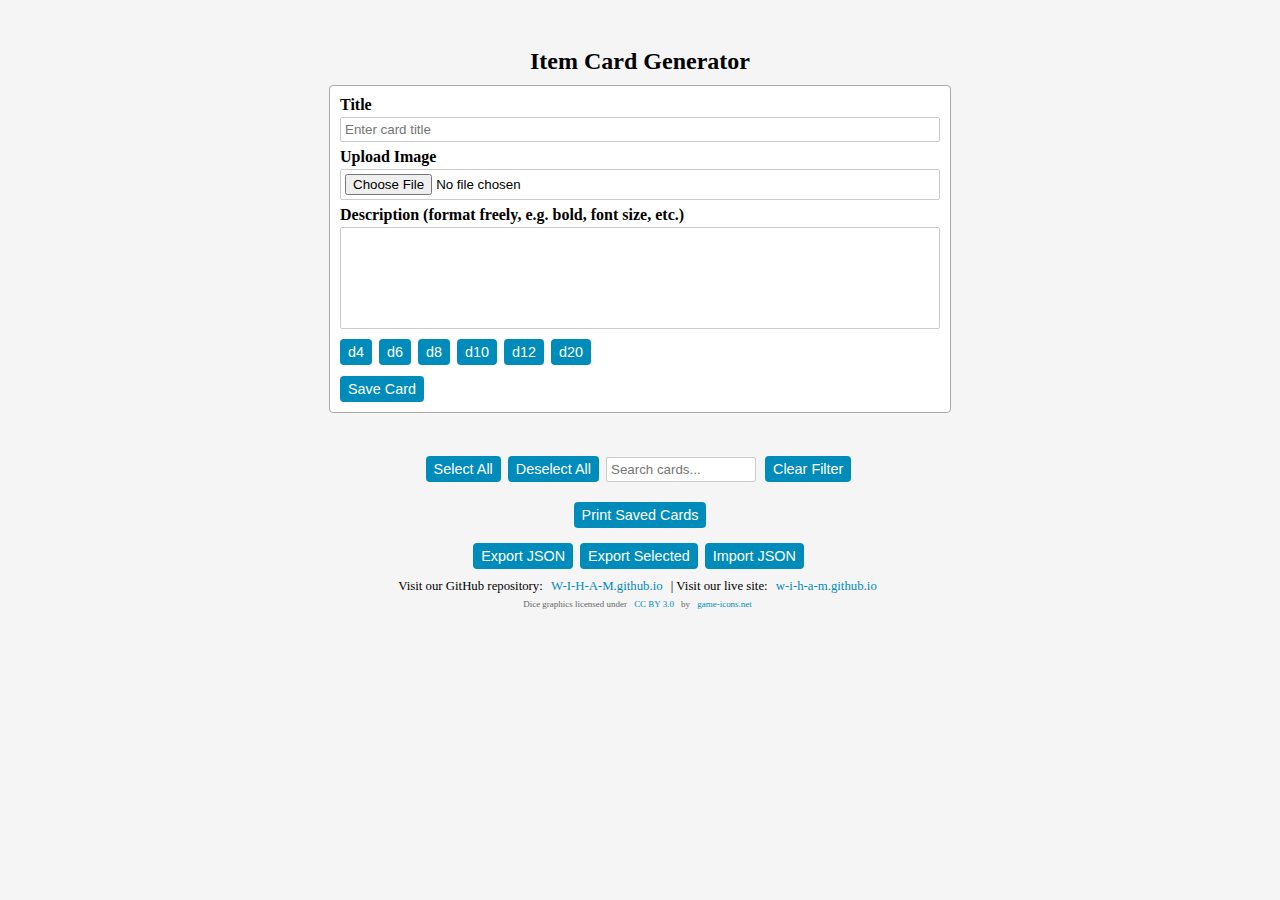
<file: cardcreator.html>
<!DOCTYPE html>
<html lang="en">
<head>
  <meta charset="UTF-8">
  <title>Item Card Generator</title>
  <!-- Google Fonts for a handwritten look -->
  <link href="https://fonts.googleapis.com/css2?family=Delicious+Handrawn&family=Just+Another+Hand&display=swap" rel="stylesheet">
  
  <!-- Quill CSS from CDN -->
  <link href="https://cdn.quilljs.com/1.3.6/quill.snow.css" rel="stylesheet">
  
  <!-- html2canvas for exporting the card as an image -->
  <script src="https://cdnjs.cloudflare.com/ajax/libs/html2canvas/1.4.1/html2canvas.min.js"></script>
  
  <!-- Quill JS from CDN -->
  <script src="https://cdn.quilljs.com/1.3.6/quill.js"></script>
  
  <style>
    /* General page styling in grayscale */
    body {
      font-family: 'Gloria Hallelujah', cursive;
      background-color: #f5f5f5;
      padding: 20px;
      color: #000;
    }
    h2 {
      text-align: center;
      margin-bottom: 10px;
    }
    .form-container {
      max-width: 600px;
      margin: 0 auto 10px auto;
      background: #fff;
      padding: 10px;
      border: 1px solid #aaa;
      border-radius: 4px;
    }
    .form-group {
      margin-bottom: 6px;
    }
    label {
      display: block;
      margin-bottom: 3px;
      font-weight: bold;
    }
    input[type="text"],
    input[type="file"] {
      width: 100%;
      padding: 4px;
      box-sizing: border-box;
      border: 1px solid #ccc;
      border-radius: 2px;
    }
    button {
      padding: 5px 8px;
      background-color: #008cba;
      border: none;
      color: #fff;
      cursor: pointer;
      font-size: 0.9em;
      border-radius: 4px;
      margin-right: 3px;
      margin-top: 5px;
    }
    p {
      display: block;
      margin: 0;
    }
    #card-preview-container {
      display: flex;
      flex-direction: column;
      align-items: center;
      margin-top: 10px;
    }
    /* Outer card (cut line): 50mm x 80mm, dashed border */
    .card {
      width: 50mm;
      height: 80mm;
      border: 1px dashed rgba(0,0,0,0.2);
      border-radius: 5mm;
      padding: 2px; /* gap between inner border and cut line */
      box-sizing: border-box;
      position: relative;
      display: flex;
      align-items: center;
      justify-content: center;
      background-color: #fff;
    }
    /* Inner wrapper with a solid black border; overflow clipped */
    .card-inner {
      position: relative;
      z-index: 2;
      width: 100%;
      height: 100%;
      border: 1px solid #000;
      border-radius: 5mm;
      box-sizing: border-box;
      display: flex;
      flex-direction: column;
      overflow: hidden;
    }
    /* Title area: black background, white text, rounded top corners */
    .card-title {
      background-color: #000;
      color: #fff;
      width: 100%;
      padding: 2mm;
      box-sizing: border-box;
      text-align: center;
      border-top-left-radius: 5mm;
      border-top-right-radius: 5mm;
    }
    /* Image container for foreground image and blurred background */
    .card-image-container {
      position: relative;
      width: 100%;
      height: auto;
      overflow: hidden;
    }
    /* Blurred background using the pre-rendered image */
    .card-bg {
      position: absolute;
      top: 0;
      left: 0;
      width: 100%;
      height: 100%;
      background-position: center;
      background-size: cover;
      z-index: 1;
    }
    /* Foreground image */
    .card-image {
      position: relative;
      z-index: 2;
      max-height: 28mm;
      width: auto;
      display: block;
      margin: 0 auto;
      border: none;
    }
    /* Solid divider between image and description */
    .divider {
      width: 100%;
      border-top: 1px solid #000;
      margin-top: 0mm;
    }
    /* Description area: light gray background, rounded bottom corners */
    .card-description {
      background-color: #eee;
      width: 100%;
      padding: 2mm;
      box-sizing: border-box;
      text-align: center;
      flex: 1;
      overflow-wrap: break-word;
      border-bottom-left-radius: 5mm;
      border-bottom-right-radius: 5mm;
    }
    /* Ensure Quill size classes work in the description */
    .card-description .ql-size-small { font-size: 0.75em !important; }
    .card-description .ql-size-large { font-size: 1.5em !important; }
    .card-description .ql-size-huge { font-size: 2.5em !important; }
    
    /* Dice images always 38px high */
    .dice-img {
      height: 38px;
      vertical-align: middle;
    }
    .license {
      font-size: 0.7em;
      margin-top: 5px;
      text-align: center;
      color: #666;
    }
    /* Container for saved cards */
    #saved-cards {
      margin-top: 10px;
      display: flex;
      flex-wrap: wrap;
      gap: 10px;
      justify-content: center;
    }
    .saved-card {
      border: 1px solid #ccc;
      padding: 5px;
      text-align: center;
      width: 120px;
      border-radius: 4px;
      background-color: #fff;
    }
    .saved-card img {
      max-width: 100%;
      height: auto;
    }
    /* Print controls row above each saved card */
    .print-controls {
      display: flex;
      align-items: center;
      justify-content: center;
      gap: 5px;
      margin-bottom: 5px;
    }
    .copy-input {
      width: 40px;
    }
    /* Print options control panel: search bar (fixed width) and clear filter button */
    #print-options {
      text-align: center;
      margin-top: 10px;
    }
    #search-input {
      width: 150px;
      padding: 4px;
      border: 1px solid #ccc;
      border-radius: 2px;
    }
    #clear-search-btn {
      margin-left: 5px;
      padding: 5px 8px;
      background-color: #008cba;
      border: none;
      color: #fff;
      cursor: pointer;
      font-size: 0.9em;
      border-radius: 4px;
    }
    /* Footer styling with repository links */
    footer {
      text-align: center;
      margin-top: 10px;
      font-size: 0.8em;
    }
    footer a {
      color: #008cba;
      text-decoration: none;
      margin: 0 5px;
    }
    /* Print card styling for the print window */
    .print-card {
      width: 50mm !important;
      height: 80mm !important;
      border: 1px dashed rgba(0,0,0,0.5) !important;
      box-sizing: border-box;
      margin: 5mm;
      display: flex;
      align-items: center;
      justify-content: center;
      overflow: hidden;
      border-radius: 3mm !important;
    }
    .print-card img {
      width: 100%;
      height: 100%;
      object-fit: contain;
    }
    /* Quill editor container styling */
    #editor-container {
      height: 100px;
      border: 1px solid #ccc;
      border-radius: 2px;
      margin-bottom: 5px;
      background-color: #fff;
    }
  </style>
</head>
<body>
  <h2>Item Card Generator</h2>
  
  <!-- Form Container -->
  <div class="form-container">
    <form id="card-form">
      <!-- Title Field -->
      <div class="form-group">
        <label for="title">Title</label>
        <input type="text" id="title" required placeholder="Enter card title">
      </div>
      <!-- File Upload for Image -->
      <div class="form-group">
        <label for="imageFile">Upload Image</label>
        <input type="file" id="imageFile" accept="image/*">
      </div>
      <!-- Quill Editor for Description -->
      <div class="form-group">
        <label for="editor-container">Description (format freely, e.g. bold, font size, etc.)</label>
        <div id="editor-container"></div>
        <!-- Dice Buttons (insert placeholders at current cursor) -->
        <button type="button" onclick="insertDice('d4')">d4</button>
        <button type="button" onclick="insertDice('d6')">d6</button>
        <button type="button" onclick="insertDice('d8')">d8</button>
        <button type="button" onclick="insertDice('d10')">d10</button>
        <button type="button" onclick="insertDice('d12')">d12</button>
        <button type="button" onclick="insertDice('d20')">d20</button>
      </div>
      <!-- Save Card Button -->
      <button type="button" id="save-btn">Save Card</button>
    </form>
  </div>
  
  <!-- Card Preview Container -->
  <div id="card-preview-container">
    <div id="card-preview" class="card" style="display:none;"></div>
    <br>
    <button id="export-btn" style="display:none;">Export Card</button>
  </div>
  
  <!-- Print Options: Select All / Deselect All, Search and Clear Filter -->
  <div id="print-options">
    <button id="select-all-btn">Select All</button>
    <button id="deselect-all-btn">Deselect All</button>
    <input type="text" id="search-input" placeholder="Search cards...">
    <button id="clear-search-btn">Clear Filter</button>
  </div>
  
  <!-- Saved Cards List -->
  <div id="saved-cards"></div>
  <button id="print-all-btn" style="display:block; margin: 10px auto;">Print Saved Cards</button>
  
  <!-- JSON Export/Import and Export Selected Buttons -->
  <div style="text-align:center; margin-top:10px;">
    <button id="export-json-btn">Export JSON</button>
    <button id="export-selected-json-btn">Export Selected</button>
    <button id="import-json-btn">Import JSON</button>
    <input type="file" id="jsonImport" accept=".json" style="display:none;">
  </div>
  
  <!-- Footer with repository and live site links -->
  <footer>
    <p>
      Visit our GitHub repository: 
      <a href="https://github.com/W-I-H-A-M/W-I-H-A-M.github.io" target="_blank">W-I-H-A-M.github.io</a>
      | 
      Visit our live site: 
      <a href="https://w-i-h-a-m.github.io/" target="_blank">w-i-h-a-m.github.io</a>
    </p>
    <p class="license">
      Dice graphics licensed under <a href="https://creativecommons.org/licenses/by/3.0/" target="_blank">CC BY 3.0</a> by <a href="https://game-icons.net/" target="_blank">game-icons.net</a>
    </p>
  </footer>
  
  <script>
    // Global object to store all cards, a counter for unique IDs, and variables for editing.
    let allCards = {};
    let cardCounter = 0;
    let currentEditingId = null;
    let currentEditingImage = null; // Stores the original image (DataURL)
    let currentEditingBlurredImage = null; // Stores the pre-blurred version
    
    // Local dice images (PNG version)
    const diceImages = {
      "[d4]": "/img/d4.png",
      "[d6]": "/img/d6.png",
      "[d8]": "/img/d8.png",
      "[d10]": "/img/d10.png",
      "[d12]": "/img/d12.png",
      "[d20]": "/img/d20.png"
    };
    
    // Initialize Quill editor without alignment options.
    const quill = new Quill('#editor-container', {
      theme: 'snow',
      modules: {
        toolbar: [
          ['bold', 'italic', 'underline', 'strike'],
          [{ 'size': ['small', false, 'large', 'huge'] }],
          [{ 'color': [] }, { 'background': [] }],
          ['clean']
        ]
      }
    });
    
    // Inserts dice placeholders at the current cursor in the Quill editor.
    function insertDice(diceType) {
      const range = quill.getSelection();
      if (range) {
        quill.insertText(range.index, '[' + diceType + ']');
      }
    }
    
    // Replaces dice placeholders in the HTML with corresponding dice images.
    function replaceDicePlaceholders(html) {
      return html.replace(/\[(d4|d6|d8|d10|d12|d20)\]/g, function(match) {
        const imgSrc = diceImages[match] || '';
        return imgSrc ? '<img src="' + imgSrc + '" alt="' + match + '" class="dice-img">' : match;
      });
    }
    
    // Dynamically adjusts the title font size (only for the title area).
    function adjustTitleFontSize() {
      const card = document.getElementById('card-preview');
      const titleElem = card.querySelector('.card-title');
      if (!titleElem) return;
      const maxHeaderHeight = card.clientHeight * 0.2; // max 20% of card height
      let style = window.getComputedStyle(titleElem);
      let fontSize = parseFloat(style.fontSize);
      while (titleElem.scrollHeight > maxHeaderHeight && fontSize > 8) {
        fontSize *= 0.95;
        titleElem.style.fontSize = fontSize + "px";
      }
    }
    
    // Pre-blur an image using canvas.
    function createBlurredBackground(dataURL, callback) {
      const img = new Image();
      img.crossOrigin = "anonymous";
      img.onload = function() {
        const canvas = document.createElement("canvas");
        canvas.width = img.width;
        canvas.height = img.height;
        const ctx = canvas.getContext("2d");
        ctx.filter = "blur(8px)";
        ctx.drawImage(img, 0, 0);
        const blurredDataURL = canvas.toDataURL();
        callback(blurredDataURL);
      };
      img.src = dataURL;
    }
    
    // Creates the card preview based on form data.
    // Layout: Title area at the top, then image container with blurred background (inside inner border),
    // then a solid divider, then the description area.
    function createCard(title, imageSrc, descriptionHTML) {
      const cardPreview = document.getElementById('card-preview');
      cardPreview.innerHTML = '';
      
      // Create inner wrapper.
      const inner = document.createElement('div');
      inner.className = 'card-inner';
      
      // Title area.
      const titleDiv = document.createElement('div');
      titleDiv.className = 'card-title';
      titleDiv.textContent = title;
      inner.appendChild(titleDiv);
      
      // If an image is provided, create an image container.
      if (imageSrc) {
        const imageContainer = document.createElement('div');
        imageContainer.className = 'card-image-container';
        imageContainer.style.position = 'relative';
        imageContainer.style.width = '100%';
        imageContainer.style.height = 'auto';
        imageContainer.style.overflow = 'hidden';
        
        // Use pre-blurred image if available.
        if (currentEditingBlurredImage) {
          const bgDiv = document.createElement('div');
          bgDiv.className = 'card-bg';
          bgDiv.style.backgroundImage = "url('" + currentEditingBlurredImage + "')";
          imageContainer.appendChild(bgDiv);
        }
        
        // Create the actual image element.
        const imageElem = document.createElement('img');
        imageElem.src = imageSrc;
        imageElem.alt = title;
        imageElem.className = 'card-image';
        imageElem.style.borderRadius = '0';
        imageContainer.appendChild(imageElem);
        
        inner.appendChild(imageContainer);
        
        // Add a solid divider between image and description.
        const divider = document.createElement('div');
        divider.className = 'divider';
        inner.appendChild(divider);
      }
      
      // Description area.
      const descriptionDiv = document.createElement('div');
      descriptionDiv.className = 'card-description';
      descriptionDiv.innerHTML = replaceDicePlaceholders(descriptionHTML);
      inner.appendChild(descriptionDiv);
      
      cardPreview.appendChild(inner);
      cardPreview.style.display = 'flex';
      document.getElementById('export-btn').style.display = 'inline-block';
      
      adjustTitleFontSize();
    }
    
    // Updates the card preview live based on form input.
    function updateCardPreview() {
      const title = document.getElementById('title').value;
      const descriptionHTML = quill.root.innerHTML;
      const plainText = descriptionHTML.replace(/<(.|\n)*?>/g, '').trim();
      const imageSrc = currentEditingImage ? currentEditingImage : '';
      if (title || plainText || imageSrc) {
        createCard(title, imageSrc, descriptionHTML);
      } else {
        document.getElementById('card-preview').style.display = 'none';
        document.getElementById('export-btn').style.display = 'none';
      }
    }
    
    // Event listeners for live updates.
    document.getElementById('title').addEventListener('input', updateCardPreview);
    quill.on('text-change', updateCardPreview);
    document.getElementById('imageFile').addEventListener('change', function() {
      const imageFileInput = document.getElementById('imageFile');
      if (imageFileInput.files && imageFileInput.files[0]) {
        const reader = new FileReader();
        reader.onload = function(event) {
          currentEditingImage = event.target.result;
          // Create a pre-blurred version of the image.
          createBlurredBackground(currentEditingImage, function(blurred) {
            currentEditingBlurredImage = blurred;
            updateCardPreview();
          });
        };
        reader.readAsDataURL(imageFileInput.files[0]);
      } else {
        currentEditingImage = null;
        currentEditingBlurredImage = null;
        updateCardPreview();
      }
    });
    
    // Form submit event: Create card preview.
    document.getElementById('card-form').addEventListener('submit', function(e) {
      e.preventDefault();
      const title = document.getElementById('title').value;
      const descriptionHTML = quill.root.innerHTML;
      const imageSrc = currentEditingImage ? currentEditingImage : '';
      createCard(title, imageSrc, descriptionHTML);
    });
    
    // Save card: Export the preview as PNG and store all form data.
    document.getElementById('save-btn').addEventListener('click', function() {
      const cardPreview = document.getElementById('card-preview');
      if (cardPreview.style.display === 'none') {
        alert("Please create a card first!");
        return;
      }
      html2canvas(cardPreview).then(function(canvas) {
        const dataUrl = canvas.toDataURL();
        let id;
        if (currentEditingId) {
          id = currentEditingId;
          currentEditingId = null;
        } else {
          cardCounter++;
          id = 'card-' + cardCounter;
        }
        const title = document.getElementById('title').value;
        const descriptionHTML = quill.root.innerHTML;
        allCards[id] = {
          id: id,
          title: title,
          descriptionHTML: descriptionHTML,
          imageData: dataUrl,
          savedImage: currentEditingImage,
          blurredImage: currentEditingBlurredImage
        };
        updateSavedCardsList();
        document.getElementById('card-form').reset();
        quill.root.innerHTML = '';
        document.getElementById('card-preview').style.display = 'none';
        document.getElementById('export-btn').style.display = 'none';
        currentEditingImage = null;
        currentEditingBlurredImage = null;
      }).catch(function(err) {
        console.error("Saving card failed", err);
      });
    });
    
    // Updates the list of saved cards and adds print controls above each card.
    function updateSavedCardsList() {
      const container = document.getElementById('saved-cards');
      container.innerHTML = '';
      for (let id in allCards) {
        const card = allCards[id];
        const div = document.createElement('div');
        div.className = 'saved-card';
        div.setAttribute("data-id", id);
        // Compute plain text for search from descriptionHTML.
        const plainDescription = card.descriptionHTML.replace(/<[^>]+>/g, "").toLowerCase();
        div.innerHTML = 
          '<div class="print-controls">' +
            '<input type="checkbox" class="print-check" checked> ' +
            '<span class="printer-icon">🖨️</span> ' +
            '<input type="number" min="1" value="1" class="copy-input">' +
          '</div>' +
          '<img src="' + card.imageData + '" alt="' + card.title + '"><br>' +
          '<strong>' + card.title + '</strong><br>' +
          '<button onclick="editCard(\'' + id + '\')">Edit</button>' +
          '<span class="hidden-description" style="display:none;">' + plainDescription + '</span>';
        container.appendChild(div);
      }
    }
    
    // Loads a saved card into the form for editing.
    function editCard(id) {
      const card = allCards[id];
      document.getElementById('title').value = card.title;
      quill.root.innerHTML = card.descriptionHTML || '';
      if (card.savedImage) {
        currentEditingImage = card.savedImage;
      }
      if (card.blurredImage) {
        currentEditingBlurredImage = card.blurredImage;
      }
      createCard(card.title, currentEditingImage, card.descriptionHTML);
      delete allCards[id];
      updateSavedCardsList();
      currentEditingId = id;
    }
    
    // Export card: Exports the current card preview as PNG.
    document.getElementById('export-btn').addEventListener('click', function() {
      const cardElement = document.getElementById('card-preview');
      html2canvas(cardElement).then(function(canvas) {
        const link = document.createElement('a');
        link.download = 'item-card.png';
        link.href = canvas.toDataURL();
        link.click();
      });
    });
    
    // Print saved cards: Only print cards that are checked; print each card as many times as specified.
    document.getElementById('print-all-btn').addEventListener('click', function() {
      var printContainer = document.createElement('div');
      const savedCardElements = document.querySelectorAll('.saved-card');
      savedCardElements.forEach(cardElem => {
        const checkbox = cardElem.querySelector('.print-check');
        if (!checkbox || !checkbox.checked) return; // skip unchecked cards
        const copies = parseInt(cardElem.querySelector('.copy-input').value) || 1;
        const id = cardElem.getAttribute("data-id");
        const card = allCards[id];
        if (card) {
          for (let i = 0; i < copies; i++) {
            var cardDiv = document.createElement('div');
            cardDiv.className = 'print-card';
            cardDiv.innerHTML = '<img src="' + card.imageData + '" alt="' + card.title + '">';
            printContainer.appendChild(cardDiv);
          }
        }
      });
      
      var printWindow = window.open('', '', 'width=800,height=600');
      printWindow.document.write(
        '<style>' +
          '@page { size: A6; margin: 0; }' +
          'body { margin: 0; padding: 20px; display: flex; flex-wrap: wrap; }' +
          '.print-card { width: 50mm !important; height: 80mm !important; border: 1px dashed rgba(0,0,0,0.5) !important; box-sizing: border-box; margin: 5mm; display: flex; align-items: center; justify-content: center; overflow: hidden; border-radius: 3mm !important; }' +
          '.print-card img { width: 100%; height: 100%; object-fit: contain; }' +
        '</style>' +
        printContainer.innerHTML +
        '<script>' +
          'window.focus();' +
          'window.print();' +
        '<\/script>'
      );
      printWindow.document.close();
    });
    
    // Select All / Deselect All buttons for saved cards.
    document.getElementById('select-all-btn').addEventListener('click', function() {
      const checkboxes = document.querySelectorAll('.print-check');
      checkboxes.forEach(chk => chk.checked = true);
    });
    document.getElementById('deselect-all-btn').addEventListener('click', function() {
      const checkboxes = document.querySelectorAll('.print-check');
      checkboxes.forEach(chk => chk.checked = false);
    });
    
    // Full text search: Filter saved cards by title and description.
    document.getElementById('search-input').addEventListener('input', function() {
      const query = this.value.toLowerCase();
      const cards = document.querySelectorAll('.saved-card');
      cards.forEach(card => {
        const title = card.querySelector('strong').textContent.toLowerCase();
        const desc = card.querySelector('.hidden-description').textContent.toLowerCase();
        if (title.includes(query) || desc.includes(query)) {
          card.style.display = 'block';
        } else {
          card.style.display = 'none';
        }
      });
    });
    
    // Clear search filter button.
    document.getElementById('clear-search-btn').addEventListener('click', function() {
      document.getElementById('search-input').value = "";
      const cards = document.querySelectorAll('.saved-card');
      cards.forEach(card => {
        card.style.display = 'block';
      });
    });
    
    // JSON Export: Convert allCards to JSON and trigger a download.
    document.getElementById('export-json-btn').addEventListener('click', function() {
      const jsonStr = JSON.stringify(allCards, null, 2);
      const blob = new Blob([jsonStr], { type: "application/json" });
      const url = URL.createObjectURL(blob);
      const link = document.createElement('a');
      link.href = url;
      link.download = "cards.json";
      link.click();
      URL.revokeObjectURL(url);
    });
    
    // Export Selected: Convert only the checked cards to JSON and trigger a download.
    document.getElementById('export-selected-json-btn').addEventListener('click', function() {
      const selected = {};
      const savedCardElements = document.querySelectorAll('.saved-card');
      savedCardElements.forEach(cardElem => {
        const checkbox = cardElem.querySelector('.print-check');
        if (checkbox && checkbox.checked) {
          const id = cardElem.getAttribute("data-id");
          if (allCards[id]) {
            selected[id] = allCards[id];
          }
        }
      });
      const jsonStr = JSON.stringify(selected, null, 2);
      const blob = new Blob([jsonStr], { type: "application/json" });
      const url = URL.createObjectURL(blob);
      const link = document.createElement('a');
      link.href = url;
      link.download = "selected_cards.json";
      link.click();
      URL.revokeObjectURL(url);
    });
    
    // JSON Import: Trigger the hidden file input.
    document.getElementById('import-json-btn').addEventListener('click', function() {
      document.getElementById('jsonImport').click();
    });
    
    // Handle JSON file import.
    document.getElementById('jsonImport').addEventListener('change', function(e) {
      const file = e.target.files[0];
      if (!file) return;
      const reader = new FileReader();
      reader.onload = function(event) {
        try {
          const importedCards = JSON.parse(event.target.result);
          // Add each imported card with a new unique ID.
          for (let key in importedCards) {
            cardCounter++;
            const newId = 'card-' + cardCounter;
            allCards[newId] = importedCards[key];
          }
          updateSavedCardsList();
          alert("Cards imported successfully!");
        } catch (err) {
          alert("Error importing JSON: " + err);
        }
        // Reset file input so the same file can be imported again.
        document.getElementById('jsonImport').value = "";
      };
      reader.readAsText(file);
    });
  </script>
</body>
</html>
</file>
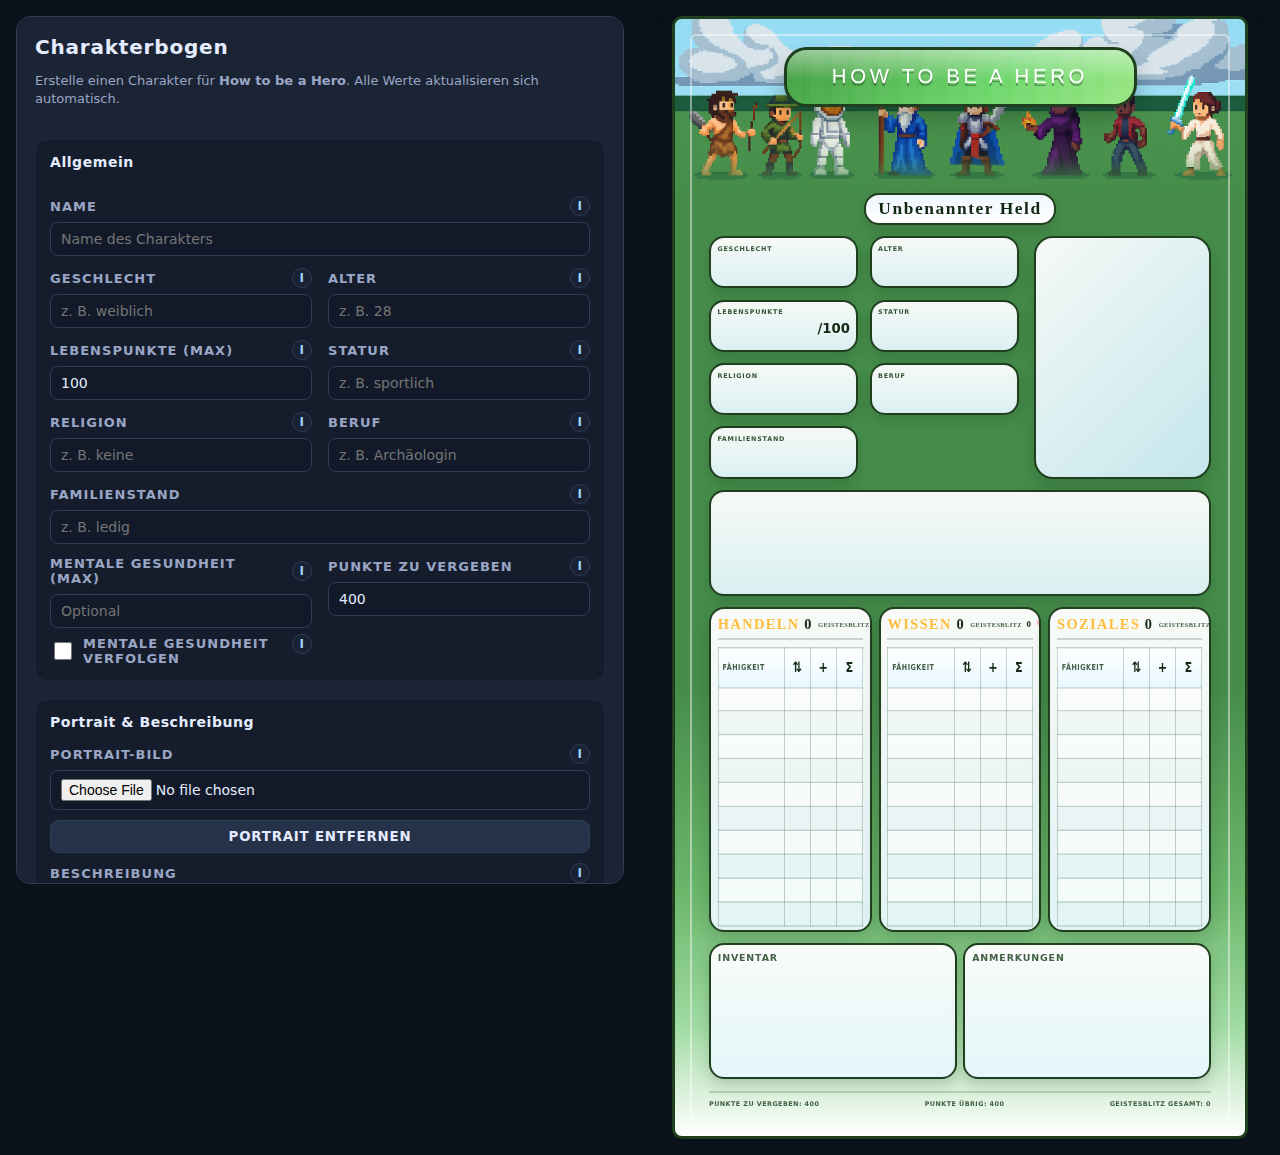
<file: charakterbogen.html>
<!DOCTYPE html>
<html lang="de">
<head>
  <meta charset="UTF-8">
  <meta name="viewport" content="width=device-width, initial-scale=1.0">
  <title>How to be a Hero — Charakterbogen</title>
  <link rel="preconnect" href="https://fonts.googleapis.com">
  <link rel="preconnect" href="https://fonts.gstatic.com" crossorigin>
  <link href="https://fonts.googleapis.com/css2?family=Kanit:wght@600;700;800&family=Libre+Franklin:wght@300;400;600;700&display=swap" rel="stylesheet">
  <link rel="stylesheet" href="https://cdn.jsdelivr.net/npm/cropperjs@1.5.13/dist/cropper.min.css">
  <script src="https://cdn.jsdelivr.net/npm/html-to-image@1.11.11/dist/html-to-image.min.js"></script>
  <script src="https://cdn.jsdelivr.net/npm/html2canvas@1.4.1/dist/html2canvas.min.js"></script>
  <style>
    :root{
      --bg:#0b111b;
      --panel:#1b2434;
      --panel-border:#2f3d55;
      --panel-text:#e5ecff;
      --muted:#9aa6c5;
      --accent:#528bff;
      --danger:#ff6b6b;
      --sheet-bg:#468d4b;
      --sheet-ink:#102712;
      --sheet-border:#1f3f1f;
      --sheet-accent:#ffe580;
      --sheet-accent-dark:#ffbd3c;
      --sheet-soft:#ecf6ff;
      --sheet-muted:#204021;
      --sheet-sky:#9cd4ff;
      --sheet-sky-top:#cbe9ff;
    }
    *{box-sizing:border-box;}
    body{
      margin:0;
      min-height:100vh;
      background:var(--bg);
      color:var(--panel-text);
      font-family:"Libre Franklin",system-ui,-apple-system,"Segoe UI",Roboto,Arial,sans-serif;
      padding:16px;
    }
    h1,h2,h3{
      font-family:"Kanit","Libre Franklin",system-ui,-apple-system,"Segoe UI",Roboto,Arial,sans-serif;
      letter-spacing:.04em;
      margin:0 0 12px;
      font-weight:700;
    }
    label{
      display:block;
      font-size:13px;
      text-transform:uppercase;
      letter-spacing:.08em;
      color:var(--muted);
      margin-bottom:6px;
      font-weight:600;
    }
    .sr-only{
      position:absolute;
      width:1px;
      height:1px;
      padding:0;
      margin:-1px;
      overflow:hidden;
      clip:rect(0,0,0,0);
      white-space:nowrap;
      border:0;
    }
    input[type="text"],
    input[type="number"],
    input[type="file"],
    textarea,
    select{
      width:100%;
      padding:8px 10px;
      border:1px solid var(--panel-border);
      border-radius:8px;
      background:#121a29;
      color:var(--panel-text);
      font-size:14px;
      font-family:inherit;
    }
    textarea{resize:vertical; min-height:80px;}
    input[type="number"]{ -moz-appearance:textfield; }
    input::-webkit-outer-spin-button,
    input::-webkit-inner-spin-button{
      -webkit-appearance:none;
      margin:0;
    }
    button{
      font-family:"Kanit","Libre Franklin",system-ui,-apple-system,"Segoe UI",Roboto,Arial,sans-serif;
      letter-spacing:.06em;
      text-transform:uppercase;
      font-weight:600;
      border:none;
      border-radius:8px;
      padding:8px 12px;
      cursor:pointer;
      transition:background .18s ease, transform .12s ease;
    }
    button.primary{ background:var(--accent); color:#fff; }
    button.secondary{ background:#25324a; color:var(--panel-text); border:1px solid var(--panel-border); }
    button.danger{ background:var(--danger); color:#fff; }
    button:hover{ transform:translateY(-1px); }
    .app{
      display:grid;
      grid-template-columns:minmax(540px, 1fr) minmax(540px, 1fr);
      gap:32px;
      align-items:flex-start;
      max-width:2200px;
      margin:0 auto;
    }
    .control-panel{
      width:100%; max-width:none;
      background:var(--panel);
      border:1px solid var(--panel-border);
      border-radius:14px;
      padding:18px;
      display:flex;
      flex-direction:column;
      gap:18px;
      position:sticky;
      top:16px;
      max-height:calc(100vh - 32px);
      overflow-y:auto;
      overflow-x:hidden;
    }
    .control-panel h1{
      font-size:20px;
      margin-bottom:4px;
    }
    #editorsContainer{
      display:grid;
      grid-template-columns:repeat(3, minmax(180px, 1fr));
      gap:16px;
    }
    .field-label{
      display:flex;
      align-items:center;
      justify-content:space-between;
      gap:8px;
    }
    .field{
      display:flex;
      flex-direction:column;
      gap:6px;
    }
    .field-label label{
      margin:0;
      flex:1;
    }
    .info-button{
      position:relative;
      width:20px;
      height:20px;
      border-radius:50%;
      border:1px solid var(--panel-border);
      background:rgba(26,36,54,0.8);
      color:var(--sheet-sky);
      font-size:12px;
      font-weight:700;
      display:inline-flex;
      align-items:center;
      justify-content:center;
      cursor:pointer;
      transition:background .18s ease, color .18s ease, transform .18s ease;
      padding:0;
      flex-shrink:0;
    }
    .info-button:hover,
    .info-button:focus-visible{
      background:var(--accent);
      color:#fff;
      outline:none;
      transform:translateY(-1px);
    }
    .info-button::after{
      content:attr(data-info);
      position:absolute;
      bottom:calc(100% + 12px);
      left:50%;
      transform:translate(-50%,6px);
      background:rgba(9,14,22,0.96);
      color:var(--sheet-soft);
      padding:10px 12px;
      border-radius:8px;
      min-width:180px;
      max-width:min(240px, 70vw);
      opacity:0;
      pointer-events:none;
      transition:opacity .16s ease, transform .16s ease;
      box-shadow:0 12px 24px rgba(5,9,15,0.5);
      z-index:20;
      text-align:left;
      font-size:12px;
      line-height:1.45;
      white-space:normal;
    }
    .info-button::before{
      content:"";
      position:absolute;
      bottom:calc(100% + 4px);
      left:50%;
      width:10px;
      height:10px;
      transform:translate(-50%,6px) rotate(45deg);
      background:rgba(9,14,22,0.96);
      opacity:0;
      pointer-events:none;
      transition:opacity .16s ease, transform .16s ease;
      box-shadow:0 6px 12px rgba(5,9,15,0.35);
      z-index:19;
    }
    .info-button:hover::after,
    .info-button:focus-visible::after{
      opacity:1;
      transform:translate(-50%,-2px);
    }
    .info-button:hover::before,
    .info-button:focus-visible::before{
      opacity:1;
      transform:translate(-50%,-2px) rotate(45deg);
    }
    .info-button[data-align="start"]::after{
      left:0;
      right:auto;
      transform:translate(0,6px);
    }
    .info-button[data-align="start"]::before{
      left:14px;
      transform:translate(-50%,6px) rotate(45deg);
    }
    .info-button[data-align="start"]:hover::after,
    .info-button[data-align="start"]:focus-visible::after{
      transform:translate(0,-2px);
    }
    .info-button[data-align="start"]:hover::before,
    .info-button[data-align="start"]:focus-visible::before{
      transform:translate(-50%,-2px) rotate(45deg);
    }
    .info-button[data-align="end"]::after{
      left:auto;
      right:0;
      transform:translate(0,6px);
      text-align:right;
    }
    .info-button[data-align="end"]::before{
      left:auto;
      right:14px;
      transform:translate(50%,6px) rotate(45deg);
    }
    .info-button[data-align="end"]:hover::after,
    .info-button[data-align="end"]:focus-visible::after{
      transform:translate(0,-2px);
    }
    .info-button[data-align="end"]:hover::before,
    .info-button[data-align="end"]:focus-visible::before{
      transform:translate(50%,-2px) rotate(45deg);
    }
    .category-editor-title{
      display:flex;
      align-items:center;
      gap:6px;
      font-weight:700;
      font-size:14px;
      color:var(--panel-text);
    }
    .category-editor-title .info-button{
      flex-shrink:0;
    }
    .inline-toggle{
      display:flex;
      align-items:center;
      gap:8px;
      font-size:13px;
      text-transform:none;
      letter-spacing:0;
      font-weight:600;
      color:var(--panel-text);
    }
    .inline-toggle input{
      width:18px;
      height:18px;
      accent-color:var(--accent);
    }
    .inline-toggle label{
      margin:0;
      flex:1;
      cursor:pointer;
    }
    .inline-toggle .info-button{
      align-self:flex-start;
      margin-top:-2px;
    }
    .section-heading{
      display:flex;
      align-items:center;
      justify-content:space-between;
      gap:10px;
    }
    .section-heading h2{
      margin:0;
    }

    .panel-section{
      border:1px solid rgba(255,255,255,0.05);
      border-radius:12px;
      padding:14px;
      background:rgba(17,24,38,0.55);
      display:flex;
      flex-direction:column;
      gap:10px;
    }
    .panel-section h2{
      font-size:14px;
      margin-bottom:4px;
      color:var(--panel-text);
    }
    .general-grid{
      display:grid;
      grid-template-columns:repeat(2, minmax(0,1fr));
      width:100%;;
      gap:12px 16px;
      margin-top:12px;
    }
    .general-grid .field{
      display:flex;
      flex-direction:column;
      gap:6px;
    }
    .general-grid .field label{
      margin-bottom:0;
    }
    .general-grid .field.full-span{
      grid-column:1 / -1;
    }
    .general-grid .field-toggle{
      display:flex;
      flex-direction:column;
      gap:8px;
    }
    .toggle{
      display:flex;
      align-items:center;
      gap:10px;
      font-size:13px;
      color:var(--panel-text);
      font-weight:600;
    }
    .toggle input{ width:18px; height:18px; accent-color:var(--accent); }
    .toggle label{
      margin:0;
      flex:1;
      cursor:pointer;
    }
    .toggle .info-button{
      align-self:flex-start;
      margin-top:-2px;
    }
    .category-editor{
      border-radius:10px;
      border:1px solid rgba(255,255,255,0.06);
      background:rgba(9,14,22,0.55);
      padding:10px;
      display:flex;
      flex-direction:column;
      gap:10px;
    }
    .category-editor-body{
      display:flex;
      flex-direction:column;
      gap:8px;
    }
    .category-editor-header{
      display:flex;
      justify-content:space-between;
      align-items:center;
      font-weight:700;
      font-size:14px;
      color:var(--panel-text);
    }
    .skill-row-editor{
      display:grid;
      grid-template-columns:minmax(0,1fr) auto auto;
      gap:8px;
      align-items:center;
    }
    .skill-row-editor input[type="number"]{
      width:calc(3ch + 24px);
      justify-self:start;
      text-align:center;
    }
    .skill-row-editor button{
      padding:6px 10px;
      font-size:11px;
    }
    .category-footer{
      display:flex;
      justify-content:space-between;
      align-items:center;
      flex-wrap:wrap;
      gap:6px;
      font-size:12px;
      color:var(--muted);
    }
    .preview-area{
      display:flex;
      justify-content:center;
      align-items:flex-start;
      overflow:auto;
      padding:0 16px;
    }
    .sheet-wrapper{
      width:100%;
      display:flex;
      justify-content:center;
      max-width:calc(210mm + 32mm);
      margin:0 auto;
    }
    .sheet{
      width:210mm;
      height:297mm;
      aspect-ratio:210 / 297;
      background:var(--sheet-bg);
      color:var(--sheet-ink);
      box-shadow:0 24px 48px rgba(17,39,18,0.32);
      border:3px solid var(--sheet-border);
      border-radius:10px;
      padding:7.5mm 9mm;
      display:grid;
      grid-template-columns:1fr;
      grid-template-rows:auto auto minmax(28mm, auto) minmax(86mm, 1fr) minmax(36mm, auto) auto;
      gap:3mm;
      position:relative;
      align-items:stretch;
      overflow:hidden;
      background-color:var(--sheet-bg);
    }
    .sheet.render-for-print{
      box-shadow:none;
    }
    .sheet.render-for-print .sheet-gradient-bg,
    .sheet.render-for-print .sheet-hero-bg{
      left:0;
      transform:none;
      width:100%;
    }
    .sheet.render-for-print .sheet-hero-bg img{
      width:100%;
      height:auto;
    }
    .sheet::after{
      content:"";
      position:absolute;
      inset:4mm;
      border:2px solid rgba(255,255,255,0.45);
      border-radius:6px;
      pointer-events:none;
      z-index:2;
    }
    .sheet-gradient-bg,
    .sheet-hero-bg{
      position:absolute;
      left:50%;
      transform:translateX(-50%);
      pointer-events:none;
    }
    .sheet-gradient-bg{
      top:0;
      width:100%;
      height:100%;
      background:linear-gradient(180deg,
        #468d4b 0%,
        #468d4b 60%,
        #6bb66b 78%,
        #9fdaa1 90%,
        #ffffff 100%
      );
      z-index:0;
    }
    .sheet-hero-bg{
      top:0;
      width:100%;
      max-height:36%;
      aspect-ratio:1536 / 546;
      background:#468d4b;
      overflow:hidden;
      z-index:1;
    }
    .sheet-hero-bg img{
      width:100%;
      height:auto;
      object-fit:contain;
      object-position:top center;
      display:block;
      pointer-events:none;
      user-select:none;
      position:relative;
      z-index:1;
      -webkit-mask-image:linear-gradient(180deg, rgba(0,0,0,1) 0%, rgba(0,0,0,1) 58%, rgba(0,0,0,0.85) 68%, rgba(0,0,0,0.4) 80%, rgba(0,0,0,0.05) 92%, rgba(0,0,0,0) 100%);
      mask-image:linear-gradient(180deg, rgba(0,0,0,1) 0%, rgba(0,0,0,1) 58%, rgba(0,0,0,0.85) 68%, rgba(0,0,0,0.4) 80%, rgba(0,0,0,0.05) 92%, rgba(0,0,0,0) 100%);
    }
    .sheet-hero-bg::after{
      content:"";
      position:absolute;
      inset:0;
      background:linear-gradient(180deg,
        rgba(70,141,75,0) 0%,
        rgba(70,141,75,0) 70%,
        rgba(70,141,75,0.4) 85%,
        rgba(70,141,75,0.85) 93%,
        rgba(70,141,75,1) 100%
      );
      z-index:2;
    }
    .sheet > *:not(.sheet-gradient-bg):not(.sheet-hero-bg){ position:relative; z-index:3; }

    body.bw-mode{
      --sheet-bg:#ffffff;
      --sheet-ink:#111;
      --sheet-border:#3b3b3b;
      --sheet-accent:#c9c9c9;
      --sheet-accent-dark:#555555;
      color:#111;
    }
    body.bw-mode .sheet-gradient-bg{ display:none; }
    body.bw-mode .sheet-hero-bg{ background:#ffffff; }
    body.bw-mode .sheet-hero-bg img{
      filter:grayscale(1) contrast(1.05);
      -webkit-print-color-adjust:exact;
      print-color-adjust:exact;
    }
    body.bw-mode #sheet img{
      filter:grayscale(1) contrast(1.05) !important;
    }
    body.bw-mode .sheet-hero-bg::after{ display:none; }
    body.bw-mode .sheet-banner{
      background:linear-gradient(180deg,#666666, #b5b5b5);
      border-color:#3b3b3b;
      box-shadow:0 10px 18px rgba(0,0,0,0.25);
    }
    body.bw-mode .sheet-banner h2{
      color:#ffffff;
      text-shadow:0 2px 0 rgba(0,0,0,0.45);
    }
    body.bw-mode .sheet-name-block{
      background:linear-gradient(180deg,#ffffff 0%, #ebebeb 100%);
      border-color:#3b3b3b;
      color:#111;
      box-shadow:0 4px 10px rgba(0,0,0,0.12);
    }
    body.bw-mode .sheet{
      border-color:#111;
    }
    body.bw-mode .sheet::after{
      border-color:rgba(0,0,0,0.65);
    }
    body.bw-mode .info-cell,
    body.bw-mode .description-block,
    body.bw-mode .category-block,
    body.bw-mode .sheet-box{
      background:linear-gradient(180deg,#ffffff 0%, #f1f1f1 100%);
      border-color:#3b3b3b;
      box-shadow:0 6px 12px rgba(0,0,0,0.12);
      color:#111;
    }
    body.bw-mode .portrait-box{
      background:#ffffff;
      border-color:#3b3b3b;
      box-shadow:0 10px 18px rgba(0,0,0,0.16);
    }
    body.bw-mode .portrait-placeholder{
      background:#ffffff;
    }
    body.bw-mode .category-title,
    body.bw-mode .category-geist,
    body.bw-mode .sheet-footer,
    body.bw-mode .sheet-box h3 {
      color:#222222;
    }
    body.bw-mode .sheet-footer{
      border-color:#3b3b3b;
    }
    body.bw-mode .category-geist::after{
      filter:grayscale(1);
      opacity:0.7;
    }
    body.bw-mode .category-table th{
      background:linear-gradient(180deg,#f5f5f5 0%, #e6e6e6 100%);
      color:#222222;
    }
    body.bw-mode .category-table tbody tr:nth-child(odd){
      background:#f2f2f2;
    }
    body.bw-mode .category-table td:nth-child(n+2){
      color:#111;
    }
    body.bw-mode #sheetPortrait{
      filter:grayscale(1) contrast(1.1);
    }
    body.bw-mode .category-title .category-begabung{
      color:#ffffff;
      text-shadow:
        -0.3mm -0.3mm 0 rgba(0,0,0,0.85),
        0.3mm -0.3mm 0 rgba(0,0,0,0.85),
        -0.3mm 0.3mm 0 rgba(0,0,0,0.85),
        0.3mm 0.3mm 0 rgba(0,0,0,0.85);
    }
    .sheet-top{
      position:relative;
      display:flex;
      flex-direction:column;
      gap:3mm;
      align-items:center;
    }
    .sheet-banner{
      display:flex;
      align-items:center;
      justify-content:center;
      padding:4mm 12mm;
      border:3px solid var(--sheet-border);
      border-radius:6mm;
      background:linear-gradient(135deg,#3f9b3f 0%, #6dd66b 60%, #9be785 100%);
      position:relative;
      box-shadow:0 12px 20px rgba(16,39,18,0.28);
      width:fit-content;
      max-width:100%;
      margin:0 auto;
      margin-bottom:75px;
      overflow:hidden;
    }
    .sheet-banner h2{
      font-family:"Press Start 2P", "Kanit", sans-serif;
      font-weight:400;
      text-transform:uppercase;
      letter-spacing:.18em;
      color:#ffffff;
      font-size:5.4mm;
      margin:0;
      text-shadow:0 3px 0 rgba(16,39,18,0.35);
    }
    .sheet-banner::before{
      content:"";
      position:absolute;
      inset:0;
      background:linear-gradient(180deg, rgba(255,255,255,0.45) 0%, rgba(255,255,255,0) 55%);
      pointer-events:none;
    }
    .sheet-banner::after{
      content:"";
      position:absolute;
      inset:0;
      background:repeating-linear-gradient(90deg, rgba(255,255,255,0.2) 0, rgba(255,255,255,0.2) 4mm, transparent 4mm, transparent 6mm);
      opacity:0.15;
      pointer-events:none;
    }
    .sheet-name-block{
      height:8.5mm;
      border:2.4px solid var(--sheet-border);
      border-radius:4mm;
      background:linear-gradient(180deg,#f0f7ff 0%, #ffffff 100%);
      display:flex;
      align-items:center;
      padding:0 3.4mm;
      font-family:"Kanit";
      font-weight:700;
      font-size:4.6mm;
      letter-spacing:.09em;
      color:var(--sheet-ink);
      box-shadow:0 6px 14px rgba(16,39,18,0.18);
    }
    .identity-section{
      display:grid;
      grid-template-columns:1.75fr 1fr;
      gap:4mm;
      align-items:stretch;
    }
    .info-grid{
      display:grid;
      grid-template-columns:repeat(2, minmax(0,1fr));
      gap:3mm;
    }
    .info-cell{
      border:2.2px solid var(--sheet-border);
      border-radius:4mm;
      padding:1.7mm;
      min-height:7mm;
      display:flex;
      flex-direction:column;
      justify-content:space-between;
      background:linear-gradient(180deg, rgba(255,255,255,0.95) 0%, rgba(232,248,255,0.92) 100%);
      box-shadow:0 6px 14px rgba(16,39,18,0.18);
    }
    .info-label{
      font-size:1.7mm;
      letter-spacing:.12em;
      text-transform:uppercase;
      color:rgba(33,68,36,0.9);
      font-weight:700;
      margin-bottom:1.2mm;
    }
    .info-value{
      font-size:3.5mm;
      font-weight:600;
      color:var(--sheet-ink);
      min-height:6mm;
      display:flex;
      align-items:flex-start;
      word-break:break-word;
      justify-content:flex-start;
      text-shadow:0 1px 0 rgba(255,255,255,0.45);
    }
    .info-value.hp-value,
    .info-value.mental-value{
      justify-content:flex-end;
      font-feature-settings:"tnum" 1;
    }
     .portrait-box{
      border:2.4px solid var(--sheet-border);
      border-radius:5mm;
      background:linear-gradient(135deg, rgba(255,255,255,0.95) 0%, rgba(210,240,255,0.9) 100%);
      position:relative;
      display:flex;
      align-items:center;
      justify-content:center;
      overflow:hidden;
      min-height:44mm;
      box-shadow:0 10px 20px rgba(16,39,18,0.2);
    }
    .portrait-box img{
      max-width:100%;
      max-height:100%;
      object-fit:cover;
      display:none;
    }
    .portrait-placeholder{
      width:100%;
      height:100%;
      display:block;
      flex:1;
    }
    .cropper-overlay{
      position:fixed;
      inset:0;
      background:rgba(11,17,27,0.85);
      display:none;
      align-items:center;
      justify-content:center;
      z-index:2000;
      padding:20px;
    }
    .cropper-overlay.active{ display:flex; }
    .cropper-dialog{
      background:var(--panel);
      color:var(--panel-text);
      border-radius:14px;
      width:min(90vw, 860px);
      max-width:860px;
      padding:18px;
      display:flex;
      flex-direction:column;
      gap:16px;
      box-shadow:0 24px 60px rgba(0,0,0,0.65);
      border:1px solid var(--panel-border);
    }
    .cropper-header{
      display:flex;
      flex-direction:column;
      gap:4px;
    }
    .cropper-header h3{
      margin:0;
      font-size:18px;
      font-weight:700;
    }
    .cropper-header .subtitle{
      margin:0;
      font-size:13px;
      color:var(--muted);
    }
    .cropper-body{
      position:relative;
      width:100%;
      height:420px;
      background:#0f1724;
      border:1px solid var(--panel-border);
      border-radius:10px;
      overflow:hidden;
      display:flex;
      align-items:center;
      justify-content:center;
    }
    .cropper-body img{
      max-width:100%;
      max-height:100%;
      display:block;
    }
    .cropper-body .cropper-container{
      max-width:100% !important;
      max-height:100% !important;
    }
    .cropper-footer{
      display:flex;
      justify-content:space-between;
      align-items:center;
      gap:12px;
      flex-wrap:wrap;
    }
    .cropper-footer .hint{
      font-size:12px;
      color:var(--muted);
    }
    .cropper-footer .actions{
      display:flex;
      gap:8px;
    }
    .cropper-footer button{
      padding:8px 14px;
      border-radius:8px;
      border:1px solid var(--panel-border);
      background:#25324a;
      color:var(--panel-text);
      cursor:pointer;
      font-size:13px;
    }
    .cropper-footer button.primary{
      background:var(--accent);
      color:#fff;
      border-color:var(--accent);
    }
    .cropper-footer button.primary:hover{
      filter:brightness(1.08);
    }
    .description-block{
      border:2.2px solid var(--sheet-border);
      border-radius:4mm;
      padding:1.8mm;
      background:linear-gradient(180deg, rgba(255,255,255,0.95) 0%, rgba(230,248,255,0.92) 100%);
      min-height:20mm;
      font-size:1.85mm;
      line-height:1.42;
      box-shadow:0 6px 14px rgba(16,39,18,0.18);
    }
    .sheet-categories{
      display:grid;
      grid-template-columns:repeat(3, minmax(0,1fr));
      gap:1.8mm;
      min-height:64mm;
      align-content:stretch;
      align-items:stretch;
    }
    .category-block{
      border:2.2px solid var(--sheet-border);
      border-radius:4mm;
      background:linear-gradient(180deg, rgba(255,255,255,0.96) 0%, rgba(235,248,255,0.92) 100%);
      padding:1.8mm;
      display:flex;
      flex-direction:column;
      gap:1.9mm;
      min-height:20mm;
      height:100%;
      overflow:hidden;
      min-width:0;
      box-shadow:0 8px 18px rgba(16,39,18,0.18);
    }
    .category-header{
      display:flex;
      justify-content:space-between;
      align-items:center;
      gap:1.6mm;
      border-bottom:2px solid rgba(31,63,31,0.2);
      padding-bottom:1.3mm;
    }
    .category-title{
      font-family:"Kanit";
      font-size:3.8mm;
      letter-spacing:.1em;
      font-weight:800;
      text-transform:uppercase;
      color:var(--sheet-accent-dark);
      display:flex;
      align-items:center;
      gap:1.2mm;
    }
    .category-title .category-begabung{
      font-family:"Kanit";
      font-size:1em;
      font-weight:800;
      color:var(--sheet-ink);
      letter-spacing:.04em;
    }
    .category-geist{
      display:flex;
      align-items:center;
      gap:1.2mm;
      color:rgba(33,68,36,0.85);
      font-family:"Kanit";
      font-size:1.7mm;
      text-transform:uppercase;
      letter-spacing:.06em;
      font-weight:700;
    }
    .category-geist .geist-label{
      letter-spacing:.06em;
    }
    .category-geist span[id^="geist-"]{
      font-size:2.4mm;
      font-weight:800;
      color:var(--sheet-ink);
      letter-spacing:.02em;
    }
    .category-geist::after{
      content:"🧠";
      font-size:3.2mm;
      line-height:1;
      position:relative;
      top:-0.2mm;
    }
    }
    .category-table-wrapper{
      position:relative;
      flex:1;
      min-height:0;
      min-width:0;
      display:flex;
      align-items:flex-start;
      justify-content:flex-start;
      overflow:hidden;
    }
    .category-table-wrapper .category-table{
      width:100%;
      border-collapse:collapse;
      table-layout:fixed;
      flex:1;
      transform-origin:top left;
    }
    .category-table th,
    .category-table td{
      border:0.35mm solid rgba(31,63,31,0.22);
      padding:1mm;
      font-size:1.75mm;
      word-break:break-word;
    }
    .category-table th{
      font-size:1.7mm;
      text-transform:uppercase;
      letter-spacing:.08em;
      background:linear-gradient(180deg, rgba(255,255,255,0.95) 0%, rgba(229,245,255,0.9) 100%);
      color:rgba(33,68,36,0.85);
    }
    .category-table th:nth-child(1),
    .category-table td:nth-child(1){
      width:46%;
      font-weight:600;
      text-align:left;
    }
    .category-table th:nth-child(n+2),
    .category-table td:nth-child(n+2){
      width:18%;
      text-align:center;
    }
    .category-table td:nth-child(n+2){
      font-family:"Kanit";
      font-weight:700;
      letter-spacing:.03em;
      white-space:nowrap;
      color:var(--sheet-ink);
    }
    .category-table th.icon-col{
      padding:1.3mm 0;
    }
    .category-table th .icon{
      display:inline-flex;
      width:5.5mm;
      height:5.5mm;
      font-size:3mm;
      line-height:1;
      justify-content:center;
      align-items:center;
      background-repeat:no-repeat;
      background-position:center;
      background-size:contain;
      color:var(--sheet-ink);
    }
    .category-table tbody tr:nth-child(odd){
      background:rgba(255,255,255,0.6);
    }
    .category-table tbody tr td{
      height:5mm;
      vertical-align:middle;
      padding-top:0;
      padding-bottom:0;
    }
    .category-table tbody tr.placeholder-row td{
      opacity:0.35;
    }
    .category-table tbody td.placeholder-cell{
      color:rgba(0,0,0,0.45);
    }
    .sheet-lower{
      display:grid;
      grid-template-columns:repeat(2, minmax(0,1fr));
      gap:1.8mm;
      min-height:20mm;
      align-content:stretch;
      grid-auto-rows:1fr;
    }
    .sheet-box{
      border:2.2px solid var(--sheet-border);
      border-radius:4mm;
      padding:1.8mm;
      background:linear-gradient(180deg, rgba(255,255,255,0.95) 0%, rgba(232,248,255,0.92) 100%);
      min-height:20mm;
      display:flex;
      flex-direction:column;
      height:100%;
      box-shadow:0 6px 14px rgba(16,39,18,0.18);
    }
    .sheet-box h3{
      font-size:2.5mm;
      text-transform:uppercase;
      letter-spacing:.09em;
      margin-bottom:1.4mm;
      color:rgba(33,68,36,0.85);
    }
    .sheet-box-content{
      flex:1;
      font-size:1.8mm;
      line-height:1.28;
      white-space:pre-wrap;
      word-break:break-word;
    }
    .sheet-footer{
      display:flex;
      justify-content:space-between;
      align-items:center;
      border-top:2px solid rgba(31,63,31,0.2);
      padding-top:1.8mm;
      font-size:1.7mm;
      text-transform:uppercase;
      letter-spacing:.07em;
      font-weight:700;
      color:rgba(33,68,36,0.85);
      flex-shrink:0;
    }
    #pointsRemaining.negative{
      color:#c0392b;
    }
    .controls-footer{
      display:flex;
      gap:8px;
      flex-wrap:wrap;
    }
    .import-input{
      display:none;
    }
    @media (max-width:1100px){
      .app{ grid-template-columns:1fr; }
      .control-panel{ position:static; max-height:none; }
      .sheet{ transform:scale(.88); transform-origin:top center; }
    }
    @media (max-width:720px){
      body{ padding:10px; }
      .sheet{ transform:scale(.72); }
    }
    @media print{
      body{
        background:#fff;
        padding:0;
      }
      .control-panel,
      .controls-footer{
        display:none !important;
      }
      .sheet-wrapper{
        margin:0;
      }
      .sheet{
        box-shadow:none;
        border:none;
        width:210mm;
        height:297mm;
        padding:7.5mm 9mm;
        gap:3mm;
        margin:0 auto;
        box-sizing:border-box;
        overflow:hidden;
        grid-template-rows:auto auto minmax(28mm, auto) minmax(86mm, 1fr) minmax(36mm, auto) auto;
      }
      .sheet::after{ display:none; }
      .sheet-categories{
        align-content:stretch;
        align-items:stretch;
      }
      .sheet-lower{
        align-content:stretch;
      }
      @page{ size:A4 portrait; margin:3mm; }
    }
  </style>
</head>
<body>
  <div class="app">
    <aside class="control-panel">
      <div>
        <h1>Charakterbogen</h1>
        <p style="color:var(--muted); font-size:13px; line-height:1.4;">
          Erstelle einen Charakter für <strong>How to be a Hero</strong>. Alle Werte aktualisieren sich automatisch.
        </p>
      </div>

      <section class="panel-section" id="generalSection">
        <h2>Allgemein</h2>
        <div class="general-grid">
          <div class="field full-span">
            <div class="field-label">
              <label for="inputName">Name</label>
              <button type="button" class="info-button" data-align="end" aria-label="Hinweis zu Name" data-info="Gib den vollständigen Namen an, der auf dem Charakterbogen angezeigt werden soll.">
                i
              </button>
            </div>
            <input id="inputName" type="text" placeholder="Name des Charakters">
          </div>
          <div class="field">
            <div class="field-label">
              <label for="inputGender">Geschlecht</label>
              <button type="button" class="info-button" data-align="start" aria-label="Hinweis zu Geschlecht" data-info="Beschreibe, wie sich dein Charakter identifiziert oder wahrgenommen werden möchte. Optional, aber hilfreich für soziale Szenen.">
                i
              </button>
            </div>
            <input id="inputGender" type="text" placeholder="z. B. weiblich">
          </div>
          <div class="field">
            <div class="field-label">
              <label for="inputAge">Alter</label>
              <button type="button" class="info-button" data-align="end" aria-label="Hinweis zu Alter" data-info="Alter in Jahren. Unterstützt bei der Einschätzung körperlicher und sozialer Erfahrungen.">
                i
              </button>
            </div>
            <input id="inputAge" type="number" min="0" placeholder="z. B. 28">
          </div>
          <div class="field">
            <div class="field-label">
              <label for="inputHP">Lebenspunkte (max)</label>
              <button type="button" class="info-button" data-align="start" aria-label="Hinweis zu Lebenspunkten" data-info="Standardwerte liegen bei 100 Lebenspunkten. Passe sie an, wenn euer Abenteuer besondere Regeln verwendet.">
                i
              </button>
            </div>
            <input id="inputHP" type="number" min="0" placeholder="z. B. 40">
          </div>
          <div class="field">
            <div class="field-label">
              <label for="inputStature">Statur</label>
              <button type="button" class="info-button" data-align="end" aria-label="Hinweis zu Statur" data-info="Notiere Erscheinung, Körperbau oder Fitnessgrad. Hilft bei Beschreibungen und körperlichen Proben.">
                i
              </button>
            </div>
            <input id="inputStature" type="text" placeholder="z. B. sportlich">
          </div>
          <div class="field">
            <div class="field-label">
              <label for="inputReligion">Religion</label>
              <button type="button" class="info-button" data-align="start" aria-label="Hinweis zu Religion" data-info="Glaube, Überzeugungen oder Zugehörigkeit, die soziale Interaktionen und Motivation prägen können.">
                i
              </button>
            </div>
            <input id="inputReligion" type="text" placeholder="z. B. keine">
          </div>
          <div class="field">
            <div class="field-label">
              <label for="inputProfession">Beruf</label>
              <button type="button" class="info-button" data-align="end" aria-label="Hinweis zu Beruf" data-info="Haupttätigkeit, Ausbildung oder Rolle, die deinem Charakter passende Fähigkeiten verleiht.">
                i
              </button>
            </div>
            <input id="inputProfession" type="text" placeholder="z. B. Archäologin">
          </div>
          <div class="field full-span">
            <div class="field-label">
              <label for="inputFamily">Familienstand</label>
              <button type="button" class="info-button" data-align="end" aria-label="Hinweis zu Familienstand" data-info="Familienstatus, wichtige Angehörige oder Bande, die als Aufhänger für Abenteuer dienen können.">
                i
              </button>
            </div>
            <input id="inputFamily" type="text" placeholder="z. B. ledig">
          </div>
          <div class="field field-toggle">
            <div class="field-label">
              <label for="inputMentalHP" id="lblMentalHP">Mentale Gesundheit (max)</label>
              <button type="button" class="info-button" data-align="start" aria-label="Hinweis zu Mentaler Gesundheit" data-info="Optionaler Pool für psychische Belastung. Nutze ihn, wenn eure Runde mentale Stabilität gesondert verfolgt.">
                i
              </button>
            </div>
            <input id="inputMentalHP" type="number" min="0" placeholder="Optional" disabled>
            <div class="inline-toggle">
              <input type="checkbox" id="toggleMental">
              <label for="toggleMental">Mentale Gesundheit verfolgen</label>
              <button type="button" class="info-button" data-align="end" aria-label="Hinweis zur Mentalen Gesundheit verfolgen" data-info="Aktiviere den Schalter, wenn die Gruppe Stress oder Wahnsinn separat von den Lebenspunkten zählt.">
                i
              </button>
            </div>
          </div>
          <div class="field">
            <div class="field-label">
              <label for="inputTotalPoints">Punkte zu vergeben</label>
              <button type="button" class="info-button" data-align="end" aria-label="Hinweis zu Punktebudget" data-info="Standardmäßig stehen 400 Fähigkeitspunkte zur Verfügung. Passe den Wert an eure Kampagne oder Hausregeln an.">
                i
              </button>
            </div>
            <input id="inputTotalPoints" type="number" min="0" step="5" placeholder="400">
          </div>
        </div>
      </section>

      <section class="panel-section">
        <h2>Portrait &amp; Beschreibung</h2>
        <div class="field">
          <div class="field-label">
            <label for="inputPortrait">Portrait-Bild</label>
            <button type="button" class="info-button" data-align="end" aria-label="Hinweis zu Portrait-Bild" data-info="Lade ein Portrait hoch, das du anschließend zuschneiden kannst. Das Bild erscheint auf dem Charakterbogen.">
              i
            </button>
          </div>
          <input id="inputPortrait" type="file" accept="image/*">
        </div>
        <button id="btnClearPortrait" class="secondary" type="button">Portrait entfernen</button>
        <div class="field">
          <div class="field-label">
            <label for="inputDescription">Beschreibung</label>
            <button type="button" class="info-button" data-align="end" aria-label="Hinweis zu Beschreibung" data-info="Fasse Aussehen, Persönlichkeit und Motivation deines Charakters zusammen. Diese Infos erscheinen im Bogentext.">
              i
            </button>
          </div>
          <textarea id="inputDescription" placeholder="Kurze Charakterbeschreibung"></textarea>
        </div>
      </section>

      <section class="panel-section">
        <div class="section-heading">
          <h2>Begabungen &amp; Fähigkeiten</h2>
          <button type="button" class="info-button" data-align="end" aria-label="Hinweis zu Begabungen &amp; Fähigkeiten" data-info="Verteile deine Fähigkeitspunkte auf konkrete Fertigkeiten. Die Begabungen Handeln, Wissen und Soziales ergeben sich aus der Summe der investierten Punkte geteilt durch 10 (kaufmännisch runden).">
            i
          </button>
        </div>
        <div id="editorsContainer"></div>
      </section>

      <section class="panel-section">
        <div class="section-heading">
          <h2>Inventar &amp; Notizen</h2>
          <button type="button" class="info-button" data-align="end" aria-label="Hinweis zu Inventar &amp; Notizen" data-info="Nutze diese Felder für Ausrüstung, Kontakte, Plot-Hooks und alles, was deinen Charakter im Spiel unterstützt.">
            i
          </button>
        </div>
        <div class="field">
          <div class="field-label">
            <label for="inputInventory">Inventar</label>
            <button type="button" class="info-button" data-align="end" aria-label="Hinweis zu Inventar" data-info="Liste relevante Gegenstände, Waffen oder Ressourcen, die dein Charakter mit sich führt.">
              i
            </button>
          </div>
          <textarea id="inputInventory" placeholder="Ausrüstung, Gegenstände, etc."></textarea>
        </div>
        <div class="field">
          <div class="field-label">
            <label for="inputNotes">Anmerkungen</label>
            <button type="button" class="info-button" data-align="end" aria-label="Hinweis zu Anmerkungen" data-info="Zusätzliche Informationen wie Beziehungen, Ziele, Geheimnisse oder offene Fragen.">
              i
            </button>
          </div>
          <textarea id="inputNotes" placeholder="Zusätzliche Informationen"></textarea>
        </div>
      </section>

      <div class="panel-section">
        <h2>Aktionen</h2>
      <div class="controls-footer">
          <div class="toggle">
            <input type="checkbox" id="bwModeToggle">
            <label for="bwModeToggle">Schwarz-Weiß Modus</label>
            <button type="button" class="info-button" data-align="end" aria-label="Hinweis zum Schwarz-Weiß Modus" data-info="Schaltet den Bogen in eine graustufenfreundliche Variante um – ideal zum Ausdrucken.">
              i
            </button>
          </div>
          <button id="btnExportJSON" class="primary" type="button">Export JSON</button>
          <button id="btnImportJSON" class="secondary" type="button">Import JSON</button>
          <button id="btnPrint" class="secondary" type="button">Drucken</button>
          <button id="btnReset" class="danger" type="button">Zurücksetzen</button>
        </div>
        <input id="inputImportFile" class="import-input" type="file" accept="application/json">
      </div>
    </aside>

    <main class="preview-area">
      <div class="sheet-wrapper">
        <div class="sheet" id="sheet">
          <div class="sheet-gradient-bg" aria-hidden="true"></div>
          <div class="sheet-hero-bg" aria-hidden="true">
            <img id="sheetHeroImage" src="img/charbg.png" alt="" aria-hidden="true">
          </div>
          <section class="sheet-top">
            <div class="sheet-banner">
              <h2>How to be a Hero</h2>
            </div>
            <div class="sheet-name-block" id="sheetNameDisplay">Unbenannter Held</div>
          </section>

          <section class="identity-section">
            <div class="info-grid">
              <div class="info-cell">
                <div class="info-label">Geschlecht</div>
                <div class="info-value" id="sheetGender"></div>
              </div>
              <div class="info-cell">
                <div class="info-label">Alter</div>
                <div class="info-value" id="sheetAge"></div>
              </div>
              <div class="info-cell">
                <div class="info-label">Lebenspunkte</div>
                <div class="info-value hp-value" id="sheetHP"></div>
              </div>
              <div class="info-cell" id="sheetMentalCell" style="display:none;">
                <div class="info-label">Mentale Gesundheit</div>
                <div class="info-value mental-value" id="sheetMentalHP"></div>
              </div>
              <div class="info-cell">
                <div class="info-label">Statur</div>
                <div class="info-value" id="sheetStature"></div>
              </div>
              <div class="info-cell">
                <div class="info-label">Religion</div>
                <div class="info-value" id="sheetReligion"></div>
              </div>
              <div class="info-cell">
                <div class="info-label">Beruf</div>
                <div class="info-value" id="sheetProfession"></div>
              </div>
              <div class="info-cell">
                <div class="info-label">Familienstand</div>
                <div class="info-value" id="sheetFamily"></div>
              </div>
            </div>
            <div class="portrait-box" id="sheetPortraitBox">
              <img id="sheetPortrait" alt="Portrait">
              <div class="portrait-placeholder" aria-hidden="true"></div>
            </div>
          </section>

          <section class="description-block" id="sheetDescription"></section>

          <section class="sheet-categories">
            <div class="category-block" data-category="handeln">
              <div class="category-header">
                <div class="category-title">Handeln <span class="category-begabung" id="begabung-handeln">0</span></div>
                <div class="category-geist"><span class="geist-label">Geistesblitz</span><span id="geist-handeln">0</span></div>
              </div>
              <div class="category-table-wrapper">
                <table class="category-table">
                  <thead>
                    <tr>
                      <th>Fähigkeit</th>
                      <th class="icon-col">
                        <span class="icon" aria-hidden="true">⇅</span>
                        <span class="sr-only">Basis</span>
                      </th>
                      <th class="icon-col">
                        <span class="icon" aria-hidden="true">+</span>
                        <span class="sr-only">Bonus</span>
                      </th>
                      <th class="icon-col">
                        <span class="icon" aria-hidden="true">Σ</span>
                        <span class="sr-only">Gesamt</span>
                      </th>
                    </tr>
                  </thead>
                  <tbody id="table-handeln"></tbody>
                </table>
              </div>
            </div>

            <div class="category-block" data-category="wissen">
              <div class="category-header">
                <div class="category-title">Wissen <span class="category-begabung" id="begabung-wissen">0</span></div>
                <div class="category-geist"><span class="geist-label">Geistesblitz</span><span id="geist-wissen">0</span></div>
              </div>
              <div class="category-table-wrapper">
                <table class="category-table">
                  <thead>
                    <tr>
                      <th>Fähigkeit</th>
                      <th class="icon-col">
                        <span class="icon" aria-hidden="true">⇅</span>
                        <span class="sr-only">Basis</span>
                      </th>
                      <th class="icon-col">
                        <span class="icon" aria-hidden="true">+</span>
                        <span class="sr-only">Bonus</span>
                      </th>
                      <th class="icon-col">
                        <span class="icon" aria-hidden="true">Σ</span>
                        <span class="sr-only">Gesamt</span>
                      </th>
                    </tr>
                  </thead>
                  <tbody id="table-wissen"></tbody>
                </table>
              </div>
            </div>

            <div class="category-block" data-category="soziales">
              <div class="category-header">
                <div class="category-title">Soziales <span class="category-begabung" id="begabung-soziales">0</span></div>
                <div class="category-geist"><span class="geist-label">Geistesblitz</span><span id="geist-soziales">0</span></div>
              </div>
              <div class="category-table-wrapper">
                <table class="category-table">
                  <thead>
                    <tr>
                      <th>Fähigkeit</th>
                      <th class="icon-col">
                        <span class="icon" aria-hidden="true">⇅</span>
                        <span class="sr-only">Basis</span>
                      </th>
                      <th class="icon-col">
                        <span class="icon" aria-hidden="true">+</span>
                        <span class="sr-only">Bonus</span>
                      </th>
                      <th class="icon-col">
                        <span class="icon" aria-hidden="true">Σ</span>
                        <span class="sr-only">Gesamt</span>
                      </th>
                    </tr>
                  </thead>
                  <tbody id="table-soziales"></tbody>
                </table>
              </div>
            </div>
          </section>

          <section class="sheet-lower">
            <div class="sheet-box">
              <h3>Inventar</h3>
              <div class="sheet-box-content" id="sheetInventory"></div>
            </div>
            <div class="sheet-box">
              <h3>Anmerkungen</h3>
              <div class="sheet-box-content" id="sheetNotes"></div>
            </div>
          </section>

          <footer class="sheet-footer">
            <span>Punkte zu vergeben: <span id="pointsTotal">400</span></span>
            <span>Punkte übrig: <span id="pointsRemaining">400</span></span>
            <span>Geistesblitz gesamt: <span id="geistTotal">0</span></span>
          </footer>
        </div>
      </div>
    </main>
  </div>

  <div class="cropper-overlay" id="cropperModal" role="dialog" aria-modal="true" aria-labelledby="cropperTitle">
    <div class="cropper-dialog">
      <div class="cropper-header">
        <h3 id="cropperTitle">Portrait zuschneiden</h3>
        <p class="subtitle">Ziehe den Rahmen, um den sichtbaren Bereich festzulegen.</p>
      </div>
      <div class="cropper-body">
        <img id="cropperImage" alt="Portrait-Vorschau">
      </div>
      <div class="cropper-footer">
        <span class="hint">Scroll zum Zoomen · Ziehen zum Verschieben</span>
        <div class="actions">
          <button type="button" class="secondary" id="cropperCancelBtn">Abbrechen</button>
          <button type="button" class="primary" id="cropperApplyBtn">Zuschneiden</button>
        </div>
      </div>
    </div>
  </div>

  <script src="https://cdn.jsdelivr.net/npm/cropperjs@1.5.13/dist/cropper.min.js"></script>
  <script>
    (function () {
      "use strict";

      const DEFAULT_TOTAL_POINTS = 400;
      const DEFAULT_HP_VALUE = 100;
      const CATEGORY_KEYS = ["handeln", "wissen", "soziales"];
      const CATEGORY_LABELS = {
        handeln: "Handeln",
        wissen: "Wissen",
        soziales: "Soziales",
      };
      const CATEGORY_DESCRIPTIONS = {
        handeln: "Fähigkeiten mit starker körperlicher Komponente – z. B. Klettern, Reiten, Handwerk oder alle Tätigkeiten, bei denen Präzision und Kraft gefragt sind.",
        wissen: "Analytische und erlernte Wissensgebiete wie Sprachen, Forschung, Naturkunde oder akademische Disziplinen, die Intelligenz und Bildung widerspiegeln.",
        soziales: "Zwischenmenschliche Fertigkeiten, mit denen du verhandelst, überzeugst oder täuschst – Feilschen, Empathie, Menschenkenntnis und andere soziale Werkzeuge.",
      };
      const CATEGORY_TOOLTIP_ALIGN = {
        handeln: "start",
        wissen: "",
        soziales: "end",
      };
      const DEFAULT_EDITOR_ROWS = 1;
      const MIN_ROWS_PER_CATEGORY = 10;
      const DEFAULT_PORTRAIT_ASPECT_RATIO = 3 / 4;
      const PORTRAIT_EXPORT_MAX_DIMENSION = 900;

      let abilityIdCounter = 0;
      let state = null;
      let isGeneratingPrint = false;
      let afterPrintHandlerBound = false;
      let resizeHandlerBound = false;
      let cropperInstance = null;
      const editorRefs = {};

      const editorsContainer = document.getElementById("editorsContainer");

      const inputName = document.getElementById("inputName");
      const inputGender = document.getElementById("inputGender");
      const inputAge = document.getElementById("inputAge");
      const inputStature = document.getElementById("inputStature");
      const inputReligion = document.getElementById("inputReligion");
      const inputProfession = document.getElementById("inputProfession");
      const inputFamily = document.getElementById("inputFamily");
      const inputHP = document.getElementById("inputHP");
      const inputMentalHP = document.getElementById("inputMentalHP");
      const toggleMental = document.getElementById("toggleMental");
      const inputPortrait = document.getElementById("inputPortrait");
      const btnClearPortrait = document.getElementById("btnClearPortrait");
      const inputDescription = document.getElementById("inputDescription");
      const inputInventory = document.getElementById("inputInventory");
      const inputNotes = document.getElementById("inputNotes");
      const inputTotalPoints = document.getElementById("inputTotalPoints");
      const btnExportJSON = document.getElementById("btnExportJSON");
      const btnImportJSON = document.getElementById("btnImportJSON");
      const btnPrint = document.getElementById("btnPrint");
      const btnReset = document.getElementById("btnReset");
      const inputImportFile = document.getElementById("inputImportFile");
      const bwModeToggle = document.getElementById("bwModeToggle");
      const cropperModal = document.getElementById("cropperModal");
      const cropperImage = document.getElementById("cropperImage");
      const cropperCancelBtn = document.getElementById("cropperCancelBtn");
      const cropperApplyBtn = document.getElementById("cropperApplyBtn");

      const sheetNameDisplay = document.getElementById("sheetNameDisplay");
      const sheetGender = document.getElementById("sheetGender");
      const sheetAge = document.getElementById("sheetAge");
      const sheetHP = document.getElementById("sheetHP");
      const sheetMentalCell = document.getElementById("sheetMentalCell");
      const sheetMentalHP = document.getElementById("sheetMentalHP");
      const sheetStature = document.getElementById("sheetStature");
      const sheetReligion = document.getElementById("sheetReligion");
      const sheetProfession = document.getElementById("sheetProfession");
      const sheetFamily = document.getElementById("sheetFamily");
      const sheetDescription = document.getElementById("sheetDescription");
      const sheetInventory = document.getElementById("sheetInventory");
      const sheetNotes = document.getElementById("sheetNotes");
      const sheetPortraitBox = document.getElementById("sheetPortraitBox");
      const sheetPortrait = document.getElementById("sheetPortrait");
      const portraitPlaceholder = sheetPortraitBox.querySelector(".portrait-placeholder");
      const sheetHeroImage = document.getElementById("sheetHeroImage");
      const sheetRoot = document.getElementById("sheet");

      const pointsTotalEl = document.getElementById("pointsTotal");
      const pointsRemainingEl = document.getElementById("pointsRemaining");
      const geistTotalEl = document.getElementById("geistTotal");

      const begabungDisplays = {
        handeln: document.getElementById("begabung-handeln"),
        wissen: document.getElementById("begabung-wissen"),
        soziales: document.getElementById("begabung-soziales"),
      };
      const geistDisplays = {
        handeln: document.getElementById("geist-handeln"),
        wissen: document.getElementById("geist-wissen"),
        soziales: document.getElementById("geist-soziales"),
      };
      const categoryTables = {
        handeln: document.getElementById("table-handeln"),
        wissen: document.getElementById("table-wissen"),
        soziales: document.getElementById("table-soziales"),
      };

      function initialize() {
        abilityIdCounter = 0;
        state = createInitialState();
        rebuildEditors();
        syncInputsWithState();
        resetCategoryTableWrappers();
        render();
      }

      function createInitialState() {
        return {
          info: {
            name: "",
            gender: "",
            age: "",
            stature: "",
            religion: "",
            profession: "",
            family: "",
            hp: String(DEFAULT_HP_VALUE),
            mentalHP: String(DEFAULT_HP_VALUE),
            mentalEnabled: false,
          },
          description: "",
          inventory: "",
          notes: "",
          portrait: null,
          categories: {
            handeln: createInitialAbilities(),
            wissen: createInitialAbilities(),
            soziales: createInitialAbilities(),
          },
          totalPoints: DEFAULT_TOTAL_POINTS,
          bwMode: false,
        };
      }

      function createInitialAbilities(count = DEFAULT_EDITOR_ROWS) {
        return Array.from({ length: count }, () => createAbility());
      }

      function rebuildEditors() {
        editorsContainer.innerHTML = "";
        for (const key of CATEGORY_KEYS) {
          delete editorRefs[key];
        }
        for (const key of CATEGORY_KEYS) {
          const editor = createCategoryEditor(key);
          editorsContainer.append(editor);
        }
      }

      function createAbility(name = "", base = 0) {
        return {
          id: generateAbilityId(),
          name: typeof name === "string" ? name : "",
          base: normalizeBase(base),
        };
      }

      function generateAbilityId() {
        abilityIdCounter += 1;
        return `skill-${abilityIdCounter}`;
      }

      function normalizeBase(value) {
        const num = Number(value);
        if (Number.isFinite(num)) {
          return clamp(Math.round(num), 0, 100);
        }
        return 0;
      }

      function clamp(value, min, max) {
        return Math.min(max, Math.max(min, value));
      }

      function createInfoButton(label, info, align = "") {
        const btn = document.createElement("button");
        btn.type = "button";
        btn.className = "info-button";
        btn.setAttribute("aria-label", label);
        btn.dataset.info = info;
        if (align) {
          btn.dataset.align = align;
        }
        btn.textContent = "i";
        return btn;
      }

      function createCategoryEditor(categoryKey) {
        const wrapper = document.createElement("div");
        wrapper.className = "category-editor";
        wrapper.dataset.category = categoryKey;

        const header = document.createElement("div");
        header.className = "category-editor-header";
        const titleGroup = document.createElement("div");
        titleGroup.className = "category-editor-title";
        const title = document.createElement("span");
        title.textContent = CATEGORY_LABELS[categoryKey];
        titleGroup.append(title);
        if (CATEGORY_DESCRIPTIONS[categoryKey]) {
          const infoBtn = createInfoButton(
            `Hinweis zu ${CATEGORY_LABELS[categoryKey]}`,
            CATEGORY_DESCRIPTIONS[categoryKey],
            CATEGORY_TOOLTIP_ALIGN[categoryKey] || ""
          );
          titleGroup.append(infoBtn);
        }
        const addBtn = document.createElement("button");
        addBtn.type = "button";
        addBtn.className = "secondary";
        addBtn.textContent = "+ Fähigkeit";
        addBtn.addEventListener("click", () => addAbility(categoryKey));
        header.append(titleGroup, addBtn);

        const body = document.createElement("div");
        body.className = "category-editor-body";
        const footer = document.createElement("div");
        footer.className = "category-footer";
        const pointsInfo = document.createElement("span");
        const begabungInfo = document.createElement("span");
        footer.append(pointsInfo, begabungInfo);

        editorRefs[categoryKey] = {
          body,
          pointsInfo,
          begabungInfo,
        };

        wrapper.append(header, body);
        for (const ability of state.categories[categoryKey]) {
          body.append(createAbilityRow(categoryKey, ability));
        }
        wrapper.append(footer);
        return wrapper;
      }

      function createAbilityRow(categoryKey, ability) {
        const row = document.createElement("div");
        row.className = "skill-row-editor";
        row.dataset.category = categoryKey;
        row.dataset.id = ability.id;

        const nameInput = document.createElement("input");
        nameInput.type = "text";
        nameInput.placeholder = "Fähigkeit";
        nameInput.value = ability.name;
        nameInput.addEventListener("input", () => {
          ability.name = nameInput.value;
          updatePreviewOnly();
        });

        const pointsInput = document.createElement("input");
        pointsInput.type = "number";
        pointsInput.min = "0";
        pointsInput.max = "100";
        pointsInput.value = ability.base;
        pointsInput.addEventListener("input", () => {
          ability.base = normalizeBase(pointsInput.value);
          pointsInput.value = ability.base;
          render();
        });

        const removeBtn = document.createElement("button");
        removeBtn.type = "button";
        removeBtn.className = "secondary";
        removeBtn.textContent = "Entfernen";
        removeBtn.addEventListener("click", () => removeAbility(categoryKey, ability.id));

        row.append(nameInput, pointsInput, removeBtn);
        return row;
      }

      function addAbility(categoryKey) {
        const ability = createAbility();
        state.categories[categoryKey].push(ability);
        const refs = editorRefs[categoryKey];
        if (refs) {
          const row = createAbilityRow(categoryKey, ability);
          refs.body.append(row);
          const nameInput = row.querySelector('input[type="text"]');
          if (nameInput) {
            nameInput.focus();
          }
        }
        render();
      }

      function removeAbility(categoryKey, id) {
        const abilities = state.categories[categoryKey];
        const index = abilities.findIndex((item) => item.id === id);
        if (index === -1) {
          return;
        }
        abilities.splice(index, 1);
        const refs = editorRefs[categoryKey];
        if (refs) {
          const selector = `.skill-row-editor[data-id="${CSS.escape(id)}"]`;
          const row = refs.body.querySelector(selector);
          if (row) {
            row.remove();
          }
        }
        render();
      }

      function syncInputsWithState() {
        inputName.value = state.info.name;
        inputGender.value = state.info.gender;
        inputAge.value = state.info.age;
        inputStature.value = state.info.stature;
        inputReligion.value = state.info.religion;
        inputProfession.value = state.info.profession;
        inputFamily.value = state.info.family;
        inputHP.value = state.info.hp;
        toggleMental.checked = Boolean(state.info.mentalEnabled);
        inputMentalHP.disabled = !toggleMental.checked;
        inputMentalHP.value = toggleMental.checked ? state.info.mentalHP : "";
        inputDescription.value = state.description;
        inputInventory.value = state.inventory;
        inputNotes.value = state.notes;
        const totalPoints = Number.isFinite(state.totalPoints) ? state.totalPoints : DEFAULT_TOTAL_POINTS;
        inputTotalPoints.value = totalPoints;
        pointsTotalEl.textContent = totalPoints;
        if (bwModeToggle) {
          bwModeToggle.checked = Boolean(state.bwMode);
        }
        applyBwMode(state.bwMode);

      if (!afterPrintHandlerBound && typeof window !== "undefined") {
        window.addEventListener("afterprint", () => {
          isGeneratingPrint = false;
        });
        afterPrintHandlerBound = true;
      }
      if (!resizeHandlerBound && typeof window !== "undefined") {
        window.addEventListener("resize", handleWindowResize, { passive: true });
        resizeHandlerBound = true;
      }
    }

      function bindEvents() {
        inputName.addEventListener("input", () => {
          state.info.name = inputName.value;
          updatePreviewOnly();
        });
        inputGender.addEventListener("input", () => {
          state.info.gender = inputGender.value;
          updatePreviewOnly();
        });
        inputAge.addEventListener("input", () => {
          state.info.age = inputAge.value;
          updatePreviewOnly();
        });
        inputStature.addEventListener("input", () => {
          state.info.stature = inputStature.value;
          updatePreviewOnly();
        });
        inputReligion.addEventListener("input", () => {
          state.info.religion = inputReligion.value;
          updatePreviewOnly();
        });
        inputProfession.addEventListener("input", () => {
          state.info.profession = inputProfession.value;
          updatePreviewOnly();
        });
        inputFamily.addEventListener("input", () => {
          state.info.family = inputFamily.value;
          updatePreviewOnly();
        });
        inputHP.addEventListener("input", () => {
          state.info.hp = inputHP.value;
          updatePreviewOnly();
        });
        toggleMental.addEventListener("change", () => {
          state.info.mentalEnabled = toggleMental.checked;
          if (!toggleMental.checked) {
            state.info.mentalHP = "";
            inputMentalHP.value = "";
          } else if (!state.info.mentalHP || !state.info.mentalHP.trim()) {
            state.info.mentalHP = String(DEFAULT_HP_VALUE);
            inputMentalHP.value = state.info.mentalHP;
          }
          inputMentalHP.disabled = !toggleMental.checked;
          render();
        });
        inputMentalHP.addEventListener("input", () => {
          state.info.mentalHP = inputMentalHP.value;
          updatePreviewOnly();
        });
        inputDescription.addEventListener("input", () => {
          state.description = inputDescription.value;
          updatePreviewOnly();
        });
        inputInventory.addEventListener("input", () => {
          state.inventory = inputInventory.value;
          updatePreviewOnly();
        });
        inputNotes.addEventListener("input", () => {
          state.notes = inputNotes.value;
          updatePreviewOnly();
        });
        inputTotalPoints.addEventListener("input", () => {
          const raw = parseInt(inputTotalPoints.value, 10);
          const sanitized = Number.isFinite(raw) ? Math.max(0, raw) : DEFAULT_TOTAL_POINTS;
          state.totalPoints = sanitized;
          inputTotalPoints.value = sanitized;
          render();
        });
        inputPortrait.addEventListener("change", handlePortraitUpload);
        btnClearPortrait.addEventListener("click", () => {
          closePortraitCropper();
          state.portrait = null;
          updatePreviewOnly();
        });
        if (cropperCancelBtn) {
          cropperCancelBtn.addEventListener("click", () => {
            closePortraitCropper();
          });
        }
        if (cropperApplyBtn) {
          cropperApplyBtn.addEventListener("click", applyCroppedPortrait);
        }
        if (cropperModal) {
          cropperModal.addEventListener("click", (modalEvent) => {
            if (modalEvent.target === cropperModal) {
              closePortraitCropper();
            }
          });
        }
        btnExportJSON.addEventListener("click", exportToJSON);
        btnImportJSON.addEventListener("click", () => inputImportFile.click());
        inputImportFile.addEventListener("change", handleImportFile);
        btnPrint.addEventListener("click", handlePrintRequest);
        btnReset.addEventListener("click", () => {
          const confirmed = window.confirm("Möchtest du wirklich alle Eingaben löschen?");
          if (confirmed) {
            initialize();
          }
        });
        if (bwModeToggle) {
          bwModeToggle.addEventListener("change", () => {
            state.bwMode = bwModeToggle.checked;
            applyBwMode(state.bwMode);
          });
        }
      }

      function updatePreviewOnly() {
        const derived = calculateDerived();
        updateEditorSummaries(derived);
        updatePreview(derived);
      }

      function render() {
        applyBwMode(state.bwMode);
        const derived = calculateDerived();
        updateEditorSummaries(derived);
        updatePreview(derived);
      }

      function calculateDerived() {
        const totalPointsAvailable = Number.isFinite(state.totalPoints) ? state.totalPoints : DEFAULT_TOTAL_POINTS;
        const derived = {
          categories: {},
          totalAssigned: 0,
          totalGeistesblitz: 0,
          totalPoints: totalPointsAvailable,
          pointsRemaining: totalPointsAvailable,
        };
        for (const key of CATEGORY_KEYS) {
          const list = state.categories[key];
          const baseSum = list.reduce((sum, ability) => sum + (Number.isFinite(ability.base) ? ability.base : 0), 0);
          const begabung = Math.round(baseSum / 10);
          const geistesblitz = Math.round(begabung / 10);
          derived.categories[key] = {
            baseSum,
            begabung,
            geistesblitz,
          };
          derived.totalAssigned += baseSum;
          derived.totalGeistesblitz += geistesblitz;
        }
        derived.pointsRemaining = totalPointsAvailable - derived.totalAssigned;
        return derived;
      }

      function updateEditorSummaries(derived) {
        for (const key of CATEGORY_KEYS) {
          const refs = editorRefs[key];
          if (!refs) continue;
          const { baseSum, begabung } = derived.categories[key];
          refs.pointsInfo.innerHTML = `Gesetzte Punkte: <strong>${baseSum}</strong>`;
          refs.begabungInfo.textContent = `Begabung: ${begabung}`;
        }
      }

      function updatePreview(derived) {
        sheetNameDisplay.textContent = state.info.name.trim() ? state.info.name.trim() : "Unbenannter Held";
        setInfoCell(sheetGender, state.info.gender);
        setInfoCell(sheetAge, state.info.age);
        setHpCell(sheetHP, state.info.hp, DEFAULT_HP_VALUE);

        if (state.info.mentalEnabled) {
          sheetMentalCell.style.display = "";
          setHpCell(sheetMentalHP, state.info.mentalHP, DEFAULT_HP_VALUE);
        } else {
          sheetMentalCell.style.display = "none";
          sheetMentalHP.textContent = "";
        }

        setInfoCell(sheetStature, state.info.stature);
        setInfoCell(sheetReligion, state.info.religion);
        setInfoCell(sheetProfession, state.info.profession);
        setInfoCell(sheetFamily, state.info.family);

        setMultilineContent(sheetDescription, state.description);
        setMultilineContent(sheetInventory, state.inventory);
        setMultilineContent(sheetNotes, state.notes);
        updatePortraitBox();

        const uniformRowCount = Math.max(
          MIN_ROWS_PER_CATEGORY,
          ...CATEGORY_KEYS.map((categoryKey) => (state.categories[categoryKey]?.length || 0))
        );

        for (const key of CATEGORY_KEYS) {
          const metrics = derived.categories[key];
          begabungDisplays[key].textContent = metrics.begabung;
          geistDisplays[key].textContent = metrics.geistesblitz;
          renderCategoryTable(categoryTables[key], state.categories[key], metrics, uniformRowCount);
        }

        pointsTotalEl.textContent = derived.totalPoints;
        pointsRemainingEl.textContent = derived.pointsRemaining;
        pointsRemainingEl.classList.toggle("negative", derived.pointsRemaining < 0);
        geistTotalEl.textContent = derived.totalGeistesblitz;
      }

      function setInfoCell(element, value) {
        const text = typeof value === "string" ? value : typeof value === "number" && Number.isFinite(value) ? String(value) : "";
        element.textContent = text;
      }

      function setHpCell(element, value, maxDefault) {
        if (!element) return;
        const trimmed = typeof value === "string" ? value.trim() : "";
        const maxLabel = trimmed.length ? trimmed : String(maxDefault);
        element.textContent = `/${maxLabel}`;
      }

      function applyBwMode(enabled) {
        const isEnabled = Boolean(enabled);
        document.body.classList.toggle("bw-mode", isEnabled);
        if (sheetHeroImage) {
          sheetHeroImage.src = isEnabled ? "img/charbg-bw-faded.png" : "img/charbg.png";
        }
      }

      function setMultilineContent(element, value) {
        if (typeof value !== "string" || value.trim() === "") {
          element.innerHTML = "&nbsp;";
          return;
        }
        element.innerHTML = escapeHTML(value).replace(/\r?\n/g, "<br>");
      }

function renderCategoryTable(tbody, abilities, metrics, desiredRowCount) {
        tbody.innerHTML = "";
        abilities.forEach((ability) => {
          tbody.append(createSkillRow(ability, metrics));
        });
        const totalRows = Math.max(MIN_ROWS_PER_CATEGORY, desiredRowCount || MIN_ROWS_PER_CATEGORY);
        const fillerCount = Math.max(0, totalRows - abilities.length);
        for (let i = 0; i < fillerCount; i += 1) {
          tbody.append(createFillerRow());
        }
        if (typeof window !== "undefined") {
          window.requestAnimationFrame(() => {
            fitCategoryTable(tbody);
          });
        } else {
          fitCategoryTable(tbody);
        }
      }

      function createSkillRow(ability, metrics) {
        const tr = document.createElement("tr");
       const nameCell = document.createElement("td");
       nameCell.className = "skill-name";
        nameCell.textContent = ability.name || "";
        nameCell.classList.add("skill-cell");

        const baseCell = document.createElement("td");
        baseCell.className = "skill-score skill-cell";
        const bonusCell = document.createElement("td");
        bonusCell.className = "skill-score skill-cell";
        const totalCell = document.createElement("td");
        totalCell.className = "skill-score skill-cell";

        const hasContent = Boolean(ability.name && ability.name.trim()) || ability.base > 0;
        const bonusValue = metrics.begabung;
        const totalValue = Math.max(0, ability.base + bonusValue);

        baseCell.textContent = hasContent ? String(ability.base) : "";
        bonusCell.textContent = hasContent ? String(bonusValue) : "";
        totalCell.textContent = hasContent ? String(totalValue) : "";

        tr.append(nameCell, baseCell, bonusCell, totalCell);
        return tr;
      }

      function createFillerRow() {
        const tr = document.createElement("tr");
        tr.className = "placeholder-row filler-row";
        for (let i = 0; i < 4; i += 1) {
          const td = document.createElement("td");
          td.className = i === 0 ? "skill-name" : "skill-score";
          td.innerHTML = "&nbsp;";
          td.classList.add("placeholder-cell");
          tr.append(td);
        }
        return tr;
      }

      function fitCategoryTable(tbody) {
        if (!tbody) {
          return;
        }
        const table = tbody.closest("table");
        if (!table) {
          return;
        }
        const wrapper = table.parentElement;
        if (!wrapper || !wrapper.classList.contains("category-table-wrapper")) {
          return;
        }
        table.style.transformOrigin = "top left";
        table.style.removeProperty("transform");
        table.style.removeProperty("width");
        wrapper.classList.remove("table-scaled");
        wrapper.style.removeProperty("--table-scale");
        wrapper.style.removeProperty("max-height");

        let availableHeight = wrapper.clientHeight;
        if (typeof window !== "undefined") {
          const block = wrapper.closest(".category-block");
          if (block) {
            const blockStyle = window.getComputedStyle(block);
            const paddingBottom = parseFloat(blockStyle.paddingBottom || "0") || 0;
            const blockRect = block.getBoundingClientRect();
            const wrapperRect = wrapper.getBoundingClientRect();
            const rawHeight = blockRect.bottom - paddingBottom - wrapperRect.top;
            if (Number.isFinite(rawHeight) && rawHeight > 0) {
              availableHeight = rawHeight;
            }
          }
        }
        if (availableHeight <= 0) {
          return;
        }
        wrapper.style.maxHeight = `${availableHeight}px`;
        const requiredHeight = table.scrollHeight;
        if (!requiredHeight) {
          return;
        }
        const scale = availableHeight / requiredHeight;
        if (Math.abs(scale - 1) < 0.01) {
          return;
        }
        table.style.transform = `scaleY(${scale})`;
        wrapper.classList.add("table-scaled");
        wrapper.style.setProperty("--table-scale", scale.toFixed(4));
      }

      function resetCategoryTableWrappers() {
        const wrappers = document.querySelectorAll(".category-table-wrapper");
        wrappers.forEach((wrapper) => {
          if (!(wrapper instanceof HTMLElement)) return;
          wrapper.style.removeProperty("--table-scale");
          wrapper.style.removeProperty("max-height");
          wrapper.classList.remove("table-scaled");
          const table = wrapper.querySelector(".category-table");
          if (table instanceof HTMLElement) {
            table.style.removeProperty("transform");
            table.style.removeProperty("width");
            table.style.transformOrigin = "top left";
          }
        });
      }

      function handleWindowResize() {
        if (!state) {
          return;
        }
        resetCategoryTableWrappers();
        updatePreviewOnly();
      }

      function updatePortraitBox() {
        if (state.portrait) {
          sheetPortrait.src = state.portrait;
          sheetPortrait.style.display = "block";
          portraitPlaceholder.style.display = "none";
        } else {
          sheetPortrait.removeAttribute("src");
          sheetPortrait.style.display = "none";
          portraitPlaceholder.style.display = "block";
        }
      }

      function getPortraitAspectRatio() {
        if (!sheetPortraitBox) {
          return DEFAULT_PORTRAIT_ASPECT_RATIO;
        }
        const rect = sheetPortraitBox.getBoundingClientRect();
        const width = Math.max(1, rect.width);
        const height = Math.max(1, rect.height);
        if (!Number.isFinite(width) || !Number.isFinite(height) || height === 0) {
          return DEFAULT_PORTRAIT_ASPECT_RATIO;
        }
        const ratio = width / height;
        return Number.isFinite(ratio) && ratio > 0 ? ratio : DEFAULT_PORTRAIT_ASPECT_RATIO;
      }

      function computePortraitExportSize(aspectRatio) {
        const ratio = Number.isFinite(aspectRatio) && aspectRatio > 0 ? aspectRatio : DEFAULT_PORTRAIT_ASPECT_RATIO;
        const maxSize = PORTRAIT_EXPORT_MAX_DIMENSION;
        let targetWidth = maxSize;
        let targetHeight = Math.round(targetWidth / ratio);
        if (targetHeight > maxSize) {
          targetHeight = maxSize;
          targetWidth = Math.round(targetHeight * ratio);
        }
        const minSize = 320;
        targetWidth = Math.max(minSize, targetWidth);
        targetHeight = Math.max(minSize, targetHeight);
        return { width: targetWidth, height: targetHeight };
      }

      function handleCropperKeydown(event) {
        if (!cropperModal || !cropperModal.classList.contains("active")) {
          return;
        }
        if (event.key === "Escape") {
          event.preventDefault();
          closePortraitCropper();
        } else if ((event.key === "Enter" && (event.metaKey || event.ctrlKey))) {
          event.preventDefault();
          applyCroppedPortrait();
        }
      }

      function openPortraitCropper(dataUrl) {
        if (!dataUrl) {
          return;
        }
        if (!window.Cropper || !cropperModal || !cropperImage) {
          state.portrait = dataUrl;
          updatePreviewOnly();
          if (inputPortrait) {
            inputPortrait.value = "";
          }
          return;
        }
        cropperModal.classList.add("active");
        cropperImage.src = dataUrl;
        window.addEventListener("keydown", handleCropperKeydown);
        requestAnimationFrame(() => {
          if (!cropperModal || !cropperModal.classList.contains("active") || !cropperImage || !cropperImage.getAttribute("src")) {
            return;
          }
          if (cropperInstance) {
            cropperInstance.destroy();
            cropperInstance = null;
          }
          const aspectRatio = getPortraitAspectRatio();
          try {
            cropperInstance = new window.Cropper(cropperImage, {
              aspectRatio,
              viewMode: 1,
              autoCropArea: 1,
              background: false,
              responsive: true,
              movable: true,
              zoomable: true,
              scalable: false,
              rotatable: false,
            });
          } catch (error) {
            console.error("Cropper konnte nicht initialisiert werden:", error);
            closePortraitCropper();
            state.portrait = dataUrl;
            updatePreviewOnly();
            return;
          }
          if (cropperApplyBtn) {
            cropperApplyBtn.focus();
          }
        });
      }

      function closePortraitCropper() {
        if (cropperInstance) {
          cropperInstance.destroy();
          cropperInstance = null;
        }
        if (cropperModal) {
          cropperModal.classList.remove("active");
        }
        if (cropperImage) {
          cropperImage.src = "";
        }
        if (inputPortrait) {
          inputPortrait.value = "";
        }
        window.removeEventListener("keydown", handleCropperKeydown);
      }

      function applyCroppedPortrait() {
        if (!cropperInstance) {
          return;
        }
        const aspectRatio = getPortraitAspectRatio();
        const { width, height } = computePortraitExportSize(aspectRatio);
        const canvas = cropperInstance.getCroppedCanvas({
          width,
          height,
          imageSmoothingQuality: "high",
        });
        if (!canvas) {
          return;
        }
        try {
          const dataUrl = canvas.toDataURL("image/png");
          state.portrait = dataUrl;
          updatePreviewOnly();
        } catch (error) {
          console.error("Portrait konnte nicht verarbeitet werden:", error);
          window.alert("Portrait konnte nicht verarbeitet werden.");
        } finally {
          closePortraitCropper();
        }
      }

      function handlePortraitUpload(event) {
        const file = event.target.files && event.target.files[0];
        if (!file) {
          return;
        }
        if (!file.type.startsWith("image/")) {
          window.alert("Bitte eine Bilddatei auswählen.");
          event.target.value = "";
          return;
        }
        const reader = new FileReader();
        reader.onload = (loadEvent) => {
          const result = loadEvent.target && typeof loadEvent.target.result === "string" ? loadEvent.target.result : null;
          if (!result) {
            window.alert("Portrait konnte nicht geladen werden.");
            if (inputPortrait) {
              inputPortrait.value = "";
            }
            return;
          }
          openPortraitCropper(result);
        };
        reader.onerror = () => {
          window.alert("Portrait konnte nicht geladen werden.");
          event.target.value = "";
        };
        reader.readAsDataURL(file);
      }

      function exportToJSON() {
        try {
          const payload = buildExportPayload();
          const json = JSON.stringify(payload, null, 2);
          const blob = new Blob([json], { type: "application/json" });
          const url = URL.createObjectURL(blob);
          const link = document.createElement("a");
          link.href = url;
          link.download = buildExportFilename();
          document.body.append(link);
          link.click();
          document.body.removeChild(link);
          URL.revokeObjectURL(url);
        } catch (error) {
          window.alert(`Export fehlgeschlagen: ${error.message}`);
        }
      }

      function buildExportPayload() {
        const categories = {};
        for (const key of CATEGORY_KEYS) {
          categories[key] = state.categories[key].map((ability) => ({
            name: ability.name || "",
            base: ability.base || 0,
          }));
        }
        return {
          type: "howtohero-character",
          version: 1,
          exportedAt: new Date().toISOString(),
          character: {
            info: { ...state.info },
            description: state.description,
            inventory: state.inventory,
            notes: state.notes,
            portrait: state.portrait,
            categories,
            totalPoints: Number.isFinite(state.totalPoints) ? state.totalPoints : DEFAULT_TOTAL_POINTS,
            bwMode: Boolean(state.bwMode),
          },
        };
      }

      function buildExportFilename() {
        const rawName = state.info.name ? state.info.name.trim().toLowerCase() : "";
        const safeName = rawName ? rawName.replace(/[^a-z0-9_-]+/gi, "-").replace(/^-+|-+$/g, "") : "unbenannt";
        const dateStamp = new Date().toISOString().slice(0, 10);
        return `howtohero-charakter-${safeName || "unbenannt"}-${dateStamp}.json`;
      }

      function handleImportFile(event) {
        const file = event.target.files && event.target.files[0];
        if (!file) {
          return;
        }
        const reader = new FileReader();
        reader.onload = (loadEvent) => {
          try {
            const text = loadEvent.target && typeof loadEvent.target.result === "string" ? loadEvent.target.result : "";
            if (!text) {
              throw new Error("Leere Datei");
            }
            const parsed = JSON.parse(text);
            applyImportedState(parsed);
          } catch (error) {
            window.alert(`Import fehlgeschlagen: ${error.message}`);
          } finally {
            inputImportFile.value = "";
          }
        };
        reader.onerror = () => {
          window.alert("Die Datei konnte nicht gelesen werden.");
          inputImportFile.value = "";
        };
        reader.readAsText(file, "utf-8");
      }

      async function handlePrintRequest() {
        if (isGeneratingPrint) return;
        const PROCESS_TIMEOUT_MS = 20000;
        let timeoutHandle = null;
        let timedOut = false;
        let printProcessPromise = null;
        try {
          isGeneratingPrint = true;
          printProcessPromise = printSheetAsImage();
          const timeoutPromise = new Promise((_, reject) => {
            timeoutHandle = window.setTimeout(() => {
              timedOut = true;
              reject(new Error("PRINT_TIMEOUT"));
            }, PROCESS_TIMEOUT_MS);
          });
          await Promise.race([printProcessPromise, timeoutPromise]);
          if (!timedOut) {
            await printProcessPromise;
          }
        } catch (error) {
          if (timeoutHandle !== null) {
            window.clearTimeout(timeoutHandle);
            timeoutHandle = null;
          }
          if (timedOut && printProcessPromise && typeof printProcessPromise.catch === "function") {
            printProcessPromise.catch(() => {});
          }
          console.error("Druckvorbereitung fehlgeschlagen:", error);
          window.alert("Die Druckvorschau konnte nicht erstellt werden. Es wird der Standarddruck gestartet.");
          window.print();
        } finally {
          if (timeoutHandle !== null) {
            window.clearTimeout(timeoutHandle);
          }
          isGeneratingPrint = false;
        }
      }


      async function ensureSheetAssetsLoaded(rootElement = sheetRoot) {
        const root = rootElement || sheetRoot;
        if (!root) {
          return;
        }
        const images = Array.from(root.querySelectorAll("img"));
        if (!images.length) {
          return;
        }
        await Promise.all(images.map((img) => {
          if (!(img instanceof HTMLImageElement) || !img.src) {
            return Promise.resolve();
          }
          if (img.complete && img.naturalWidth > 0 && img.naturalHeight > 0) {
            return Promise.resolve();
          }
          return new Promise((resolve) => {
            const handleDone = () => {
              img.removeEventListener("load", handleDone);
              img.removeEventListener("error", handleDone);
              resolve();
            };
            img.addEventListener("load", handleDone, { once: true });
            img.addEventListener("error", handleDone, { once: true });
          });
        }));
      }

      async function printSheetAsImage() {
        if (!sheetRoot) {
          window.print();
          return;
        }
        applyBwMode(state?.bwMode);
        const canUseHtml2canvas = Boolean(window.html2canvas && typeof window.html2canvas === "function");
        const canUseHtmlToImage = Boolean(window.htmlToImage && typeof window.htmlToImage.toPng === "function");
        if (!canUseHtml2canvas && !canUseHtmlToImage) {
          window.print();
          return;
        }
        const rect = sheetRoot.getBoundingClientRect();
        const BASE_WIDTH = Math.max(1, Math.round(rect.width));
        const BASE_HEIGHT = Math.max(1, Math.round(rect.height));
        const EXPORT_SCALE = Math.max(2, window.devicePixelRatio || 1);
        sheetRoot.classList.add("render-for-print");
        let clone = null;
        try {
          await ensureSheetAssetsLoaded(sheetRoot);
          if (document.fonts && typeof document.fonts.ready === "object") {
            try {
              await document.fonts.ready;
            } catch {}
          }
          let dataUrl = null;
          if (canUseHtml2canvas) {
            try {
              clone = sheetRoot.cloneNode(true);
              clone.id = "sheetPrintClone";
              clone.classList.add("render-for-print");
              clone.style.position = "fixed";
              clone.style.left = "-12000px";
              clone.style.top = "0";
              clone.style.width = `${BASE_WIDTH}px`;
              clone.style.height = `${BASE_HEIGHT}px`;
              clone.style.maxWidth = "none";
              clone.style.maxHeight = "none";
              clone.style.transform = "scale(1)";
              clone.style.transformOrigin = "top left";
              clone.style.background = "#ffffff";
              clone.style.boxShadow = "none";
              clone.style.border = "none";
              document.body.appendChild(clone);
              await ensureSheetAssetsLoaded(clone);
              await new Promise((resolve) => {
                requestAnimationFrame(() => requestAnimationFrame(resolve));
              });
              const canvas = await window.html2canvas(clone, {
                backgroundColor: "#ffffff",
                width: BASE_WIDTH,
                height: BASE_HEIGHT,
                scale: EXPORT_SCALE,
                logging: false,
                useCORS: true,
              });
              dataUrl = canvas?.toDataURL("image/png", 1.0) || null;
              if (!dataUrl) {
                throw new Error("Canvas konnte nicht erzeugt werden");
              }
            } catch (html2CanvasError) {
              console.warn("html2canvas Druckexport fehlgeschlagen, versuche html-to-image", html2CanvasError);
              dataUrl = null;
            } finally {
              if (clone && clone.parentNode) {
                clone.parentNode.removeChild(clone);
              }
              clone = null;
            }
          }
          if (!dataUrl && canUseHtmlToImage) {
            try {
              dataUrl = await window.htmlToImage.toPng(sheetRoot, {
                backgroundColor: "#ffffff",
                width: BASE_WIDTH,
                height: BASE_HEIGHT,
                pixelRatio: EXPORT_SCALE,
                cacheBust: true,
              });
            } catch (fallbackError) {
              console.error("html-to-image konnte keinen Export erzeugen", fallbackError);
              dataUrl = null;
            }
          }
          if (!dataUrl) {
            throw new Error("Keine Druckgrafik verfügbar");
          }
          await openImageInPrintFrame(dataUrl);
        } finally {
          sheetRoot.classList.remove("render-for-print");
          if (clone && clone.parentNode) {
            clone.parentNode.removeChild(clone);
          }
        }
      }

      async function openImageInPrintFrame(dataUrl) {
        await new Promise((resolve, reject) => {
          const frame = document.createElement("iframe");
          frame.style.position = "fixed";
          frame.style.left = "-10000px";
          frame.style.top = "0";
          frame.style.width = "210mm";
          frame.style.height = "297mm";
          frame.style.border = "0";
          frame.style.visibility = "hidden";

          const cleanup = () => {
            setTimeout(() => {
              frame.parentNode && frame.parentNode.removeChild(frame);
            }, 300);
          };

          const finalize = () => {
            
            isGeneratingPrint = false;
          };

          const timeoutId = window.setTimeout(() => {
            finalize();
            cleanup();
            reject(new Error("Druckbild Timeout"));
          }, 15000);

          try {
            document.body.appendChild(frame);
            const doc = frame.contentDocument || frame.contentWindow?.document;
            if (!doc) {
              window.clearTimeout(timeoutId);
              cleanup();
              finalize();
              reject(new Error("Druckansicht konnte nicht vorbereitet werden."));
              return;
            }
            doc.open();
            doc.write(`<!DOCTYPE html>
<html lang="de">
<head>
  <meta charset="utf-8">
  <title>Charakterbogen Druck</title>
  <style>
    @page { size: A4 portrait; margin:0; }
    body{
      margin:0;
      padding:0;
      background:#fff;
      display:flex;
      justify-content:center;
      align-items:center;
      width:210mm;
      height:297mm;
    }
    img{
      width:210mm;
      height:297mm;
      display:block;
    }
  </style>
</head>
<body>
  <img id="sheetPrintImage" src="${dataUrl}" alt="Charakterbogen">
</body>
</html>`);
            doc.close();

            const tryPrint = () => {
              try {
                frame.contentWindow?.focus();
                frame.contentWindow?.print();
                resolve();
              } catch (printError) {
                reject(printError);
              } finally {
                window.clearTimeout(timeoutId);
                finalize();
                cleanup();
              }
            };

            const img = doc.getElementById("sheetPrintImage");
            if (!img) {
              window.clearTimeout(timeoutId);
              finalize();
              cleanup();
              reject(new Error("Druckbild konnte nicht erstellt werden."));
              return;
            }

            img.onload = tryPrint;
            img.onerror = () => {
              window.clearTimeout(timeoutId);
              finalize();
              cleanup();
              reject(new Error("Druckbild konnte nicht geladen werden."));
            };
            if (img.complete) {
              tryPrint();
            }
          } catch (error) {
            window.clearTimeout(timeoutId);
            finalize();
            cleanup();
            reject(error);
          }
        });
      }

      function applyImportedState(payload) {
        const character = extractCharacterPayload(payload);
        if (!character) {
          throw new Error("Datei hat nicht das erwartete Format.");
        }
        abilityIdCounter = 0;
        const freshState = createInitialState();
        freshState.info = sanitizeInfo(character.info);
        freshState.description = coerceString(character.description);
        freshState.inventory = coerceString(character.inventory);
        freshState.notes = coerceString(character.notes);
        freshState.portrait = typeof character.portrait === "string" && character.portrait.startsWith("data:image")
          ? character.portrait
          : null;
        freshState.bwMode = Boolean(character.bwMode);

        for (const key of CATEGORY_KEYS) {
          const source = Array.isArray(character.categories?.[key]) ? character.categories[key] : [];
          if (source.length > 0) {
            freshState.categories[key] = source.map((item) => createAbility(coerceString(item.name), normalizeBase(item.base)));
          }
        }

        freshState.totalPoints = Number.isFinite(character.totalPoints) ? character.totalPoints : DEFAULT_TOTAL_POINTS;

        state = freshState;
        rebuildEditors();
        syncInputsWithState();
        render();
      }

      function extractCharacterPayload(data) {
        if (!data || typeof data !== "object") {
          return null;
        }
        if (Array.isArray(data)) {
          return null;
        }
        if (data.type && data.type !== "howtohero-character") {
          throw new Error(`Unbekannter Datentyp: ${data.type}`);
        }
        if (data.type === "howtohero-character") {
          return data.character || data.data || null;
        }
        if (data.info && data.categories) {
          return data;
        }
        return null;
      }

      function sanitizeInfo(info) {
        const base = {
          name: "",
          gender: "",
          age: "",
          stature: "",
          religion: "",
          profession: "",
          family: "",
          hp: "",
          mentalHP: "",
          mentalEnabled: false,
        };
        if (!info || typeof info !== "object") {
          return base;
        }
        base.name = coerceString(info.name);
        base.gender = coerceString(info.gender);
        base.age = coerceString(info.age);
        base.stature = coerceString(info.stature);
        base.religion = coerceString(info.religion);
        base.profession = coerceString(info.profession);
        base.family = coerceString(info.family);
        base.hp = coerceString(info.hp);
        base.mentalHP = coerceString(info.mentalHP);
        base.mentalEnabled = Boolean(info.mentalEnabled);
        if (!base.mentalEnabled) {
          base.mentalHP = "";
        }
        return base;
      }

      function coerceString(value) {
        if (typeof value === "string") {
          return value;
        }
        if (typeof value === "number" && Number.isFinite(value)) {
          return String(value);
        }
        return "";
      }

      function escapeHTML(value) {
        return value.replace(/[&<>"']/g, (char) => {
          switch (char) {
            case "&":
              return "&amp;";
            case "<":
              return "&lt;";
            case ">":
              return "&gt;";
            case '"':
              return "&quot;";
            case "'":
              return "&#039;";
            default:
              return char;
          }
        });
      }

      bindEvents();
      initialize();
    })();
  </script>
</body>
</html>
</file>
